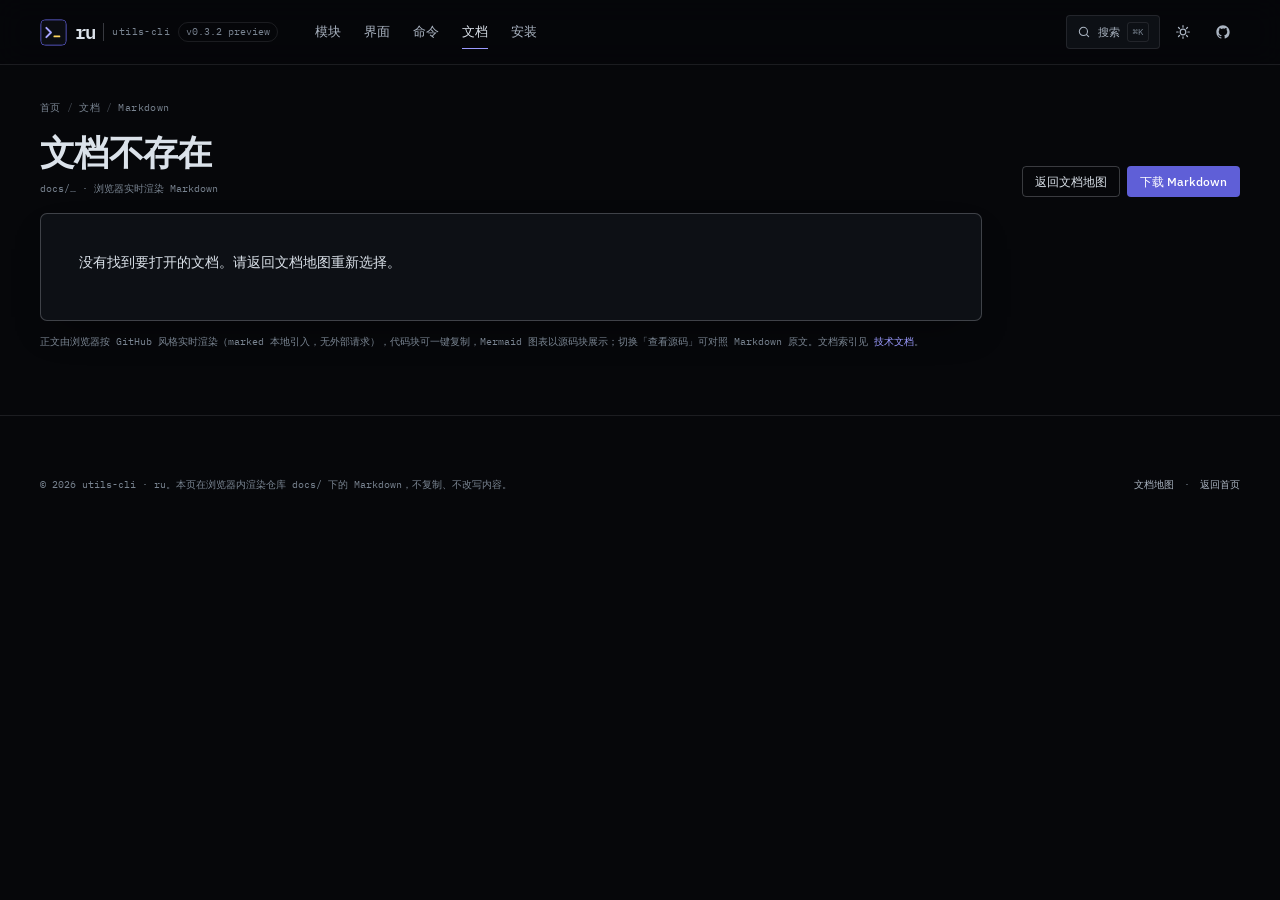
<file: doc.html>
<!DOCTYPE html>
<html lang="zh-CN" data-theme="dark">
<head>
  <meta charset="utf-8">
  <meta name="viewport" content="width=device-width, initial-scale=1">
  <title>文档阅读 · ru（utils-cli）</title>
  <meta name="robots" content="noindex">
  <meta name="theme-color" content="#06070a">
  <link rel="icon" href="assets/img/favicon.svg" type="image/svg+xml">
  <link rel="preload" href="assets/fonts/ibm-plex-sans-latin-wght-normal.woff2" as="font" type="font/woff2" crossorigin>
  <link rel="stylesheet" href="assets/css/site.css">
  <script>
    (function () {
      var root = document.documentElement;
      root.classList.add('js');
      try {
        var saved = localStorage.getItem('ru-showcase:theme');
        root.setAttribute('data-theme', saved === 'light' ? 'light' : 'dark');
      } catch (e) {
        root.setAttribute('data-theme', 'dark');
      }
    })();
  </script>
</head>
<body data-page="reader" data-docs-base="docs/">
  <a class="skip-link" href="#main">跳到主要内容</a>
  <div class="progress" id="progress" aria-hidden="true"></div>

  <header class="site-header">
    <div class="container header-inner">
      <a class="brand" href="index.html" aria-label="ru 展示站首页">
        <img class="brand__mark" src="assets/img/favicon.svg" alt="" width="27" height="27">
        <span class="brand__word">ru</span>
        <span class="brand__tag">utils-cli</span>
        <span class="brand__ver">v0.3.2 preview</span>
      </a>
      <nav class="nav" aria-label="主导航">
        <a href="index.html#modules">模块</a>
        <a href="index.html#screens">界面</a>
        <a href="index.html#cli">命令</a>
        <a class="is-active" href="docs.html" aria-current="page">文档</a>
        <a href="index.html#install">安装</a>
      </nav>
      <div class="header-actions">
        <button class="search-btn" type="button" data-open-palette aria-label="搜索站内内容">
          <svg viewBox="0 0 24 24" fill="none" stroke="currentColor" stroke-width="1.8" stroke-linecap="round" aria-hidden="true"><circle cx="11" cy="11" r="7"></circle><path d="m20 20-3.6-3.6"></path></svg>
          <span>搜索</span>
          <kbd>⌘K</kbd>
        </button>
        <button class="icon-btn" type="button" id="themeToggle" aria-label="切换深浅色" title="切换深浅色">
          <svg class="icon-sun" viewBox="0 0 24 24" fill="none" stroke="currentColor" stroke-width="1.8" stroke-linecap="round" aria-hidden="true"><circle cx="12" cy="12" r="4.2"></circle><path d="M12 2.5v2.2M12 19.3v2.2M2.5 12h2.2M19.3 12h2.2M5.2 5.2l1.6 1.6M17.2 17.2l1.6 1.6M18.8 5.2l-1.6 1.6M6.8 17.2l-1.6 1.6"></path></svg>
          <svg class="icon-moon" viewBox="0 0 24 24" fill="none" stroke="currentColor" stroke-width="1.8" stroke-linecap="round" stroke-linejoin="round" aria-hidden="true"><path d="M20.4 14.2A8.4 8.4 0 0 1 9.8 3.6 8.5 8.5 0 1 0 20.4 14.2Z"></path></svg>
        </button>
        <a class="icon-btn" href="https://github.com/adddaao/utils-cli-releases/releases" target="_blank" rel="noopener noreferrer" aria-label="GitHub Releases" title="GitHub Releases">
          <svg viewBox="0 0 24 24" fill="currentColor" aria-hidden="true"><path d="M12 2C6.48 2 2 6.58 2 12.26c0 4.5 2.87 8.32 6.84 9.67.5.1.68-.22.68-.48v-1.7c-2.78.6-3.37-1.36-3.36-1.36-.45-1.18-1.1-1.49-1.1-1.49-.9-.63.07-.62.07-.62 1 .07 1.53 1.05 1.53 1.05.88 1.54 2.3 1.1 2.86.84.09-.65.35-1.1.63-1.35-2.22-.26-4.56-1.14-4.56-5.07 0-1.12.39-2.03 1.03-2.75-.1-.26-.45-1.3.1-2.7 0 0 .84-.27 2.75 1.05A9.36 9.36 0 0 1 12 6.84c.85 0 1.7.12 2.5.34 1.9-1.32 2.74-1.05 2.74-1.05.55 1.4.2 2.44.1 2.7.64.72 1.03 1.63 1.03 2.75 0 3.94-2.34 4.8-4.57 5.06.36.32.68.93.68 1.87v2.77c0 .26.18.58.69.48A10.02 10.02 0 0 0 22 12.26C22 6.58 17.52 2 12 2Z"></path></svg>
        </a>
        <button class="icon-btn nav-toggle" type="button" id="navToggle" aria-expanded="false" aria-controls="mobilePanel" aria-label="打开菜单">
          <svg viewBox="0 0 24 24" fill="none" stroke="currentColor" stroke-width="1.8" stroke-linecap="round" aria-hidden="true"><path d="M4 7h16M4 12h16M4 17h16"></path></svg>
        </button>
      </div>
    </div>
  </header>

  <div class="mobile-panel" id="mobilePanel" aria-label="移动端菜单">
    <div class="mobile-panel__links">
      <a href="index.html">首页</a>
      <a href="index.html#modules">功能模块</a>
      <a href="index.html#screens">界面截图</a>
      <a href="index.html#cli">命令行</a>
      <a href="docs.html">技术文档</a>
      <a href="index.html#install">安装</a>
    </div>
    <div class="mobile-panel__actions">
      <a class="btn btn--sm" href="docs.html">返回文档地图</a>
      <a class="btn btn--sm btn--ghost" href="https://github.com/adddaao/utils-cli-releases/releases" target="_blank" rel="noopener noreferrer">GitHub Releases</a>
    </div>
    <p class="mobile-panel__help">快捷键：⌘K / Ctrl+K 搜索，t 切换明暗，Esc 关闭浮层。</p>
  </div>

  <main id="main">
    <div class="container reader">
      <div class="crumbs"><a href="index.html">首页</a><span class="sep">/</span><a href="docs.html">文档</a><span class="sep">/</span><span id="readerCrumb">Markdown</span></div>
      <div class="reader-head">
        <div>
          <h1 id="readerTitle">加载文档…</h1>
          <div class="reader-meta"><span id="readerPath">docs/…</span><span>·</span><span>浏览器实时渲染 Markdown</span></div>
        </div>
        <div class="reader-actions">
          <a class="btn btn--sm btn--ghost" href="docs.html">返回文档地图</a>
          <button class="btn btn--sm btn--ghost" type="button" id="readerSourceToggle" aria-pressed="false">查看源码</button>
          <a class="btn btn--sm" id="readerRaw" href="#" download>下载 Markdown</a>
        </div>
      </div>
      <div class="reader-layout">
        <nav class="reader-toc" id="readerToc" aria-label="本文目录" hidden></nav>
        <div class="reader-body">
          <article class="doc-prose" id="readerContent" tabindex="0">正在渲染文档…</article>
          <pre class="doc-source" id="readerSource" tabindex="0" hidden></pre>
        </div>
      </div>
      <p class="reader-note">正文由浏览器按 GitHub 风格实时渲染（marked 本地引入，无外部请求），代码块可一键复制，Mermaid 图表以源码块展示；切换「查看源码」可对照 Markdown 原文。文档索引见 <a href="docs.html">技术文档</a>。</p>
    </div>
  </main>

  <footer class="site-footer">
    <div class="container">
      <div class="footer-bottom">
        <span>© 2026 utils-cli · ru。本页在浏览器内渲染仓库 docs/ 下的 Markdown，不复制、不改写内容。</span>
        <span class="footer-keys"><a href="docs.html">文档地图</a><span>·</span><a href="index.html">返回首页</a></span>
      </div>
    </div>
  </footer>

  <div class="palette" id="palette" role="dialog" aria-modal="true" aria-label="搜索站内内容" hidden>
    <div class="palette-box">
      <div class="palette-input">
        <svg viewBox="0 0 24 24" fill="none" stroke="currentColor" stroke-width="1.8" stroke-linecap="round" aria-hidden="true"><circle cx="11" cy="11" r="7"></circle><path d="m20 20-3.6-3.6"></path></svg>
        <input id="paletteInput" type="text" placeholder="搜索模块、文档或界面…" autocomplete="off" spellcheck="false" aria-controls="paletteResults" aria-autocomplete="list">
        <kbd class="kbd">Esc</kbd>
      </div>
      <div class="palette-results" id="paletteResults" role="listbox" aria-label="搜索结果"></div>
      <div class="palette-foot">
        <span><kbd>↑</kbd><kbd>↓</kbd> 选择</span>
        <span><kbd>Enter</kbd> 打开</span>
        <span><kbd>Esc</kbd> 关闭</span>
        <span style="margin-left:auto">ru · 52 篇文档</span>
      </div>
    </div>
  </div>

  <div class="toast" id="toast" role="status" aria-live="polite"></div>

  <script src="assets/js/data.js"></script>
  <script src="assets/js/vendor/marked.umd.js"></script>
  <script src="assets/js/markdown.js"></script>
  <script src="assets/js/site.js"></script>
</body>
</html>
</file>
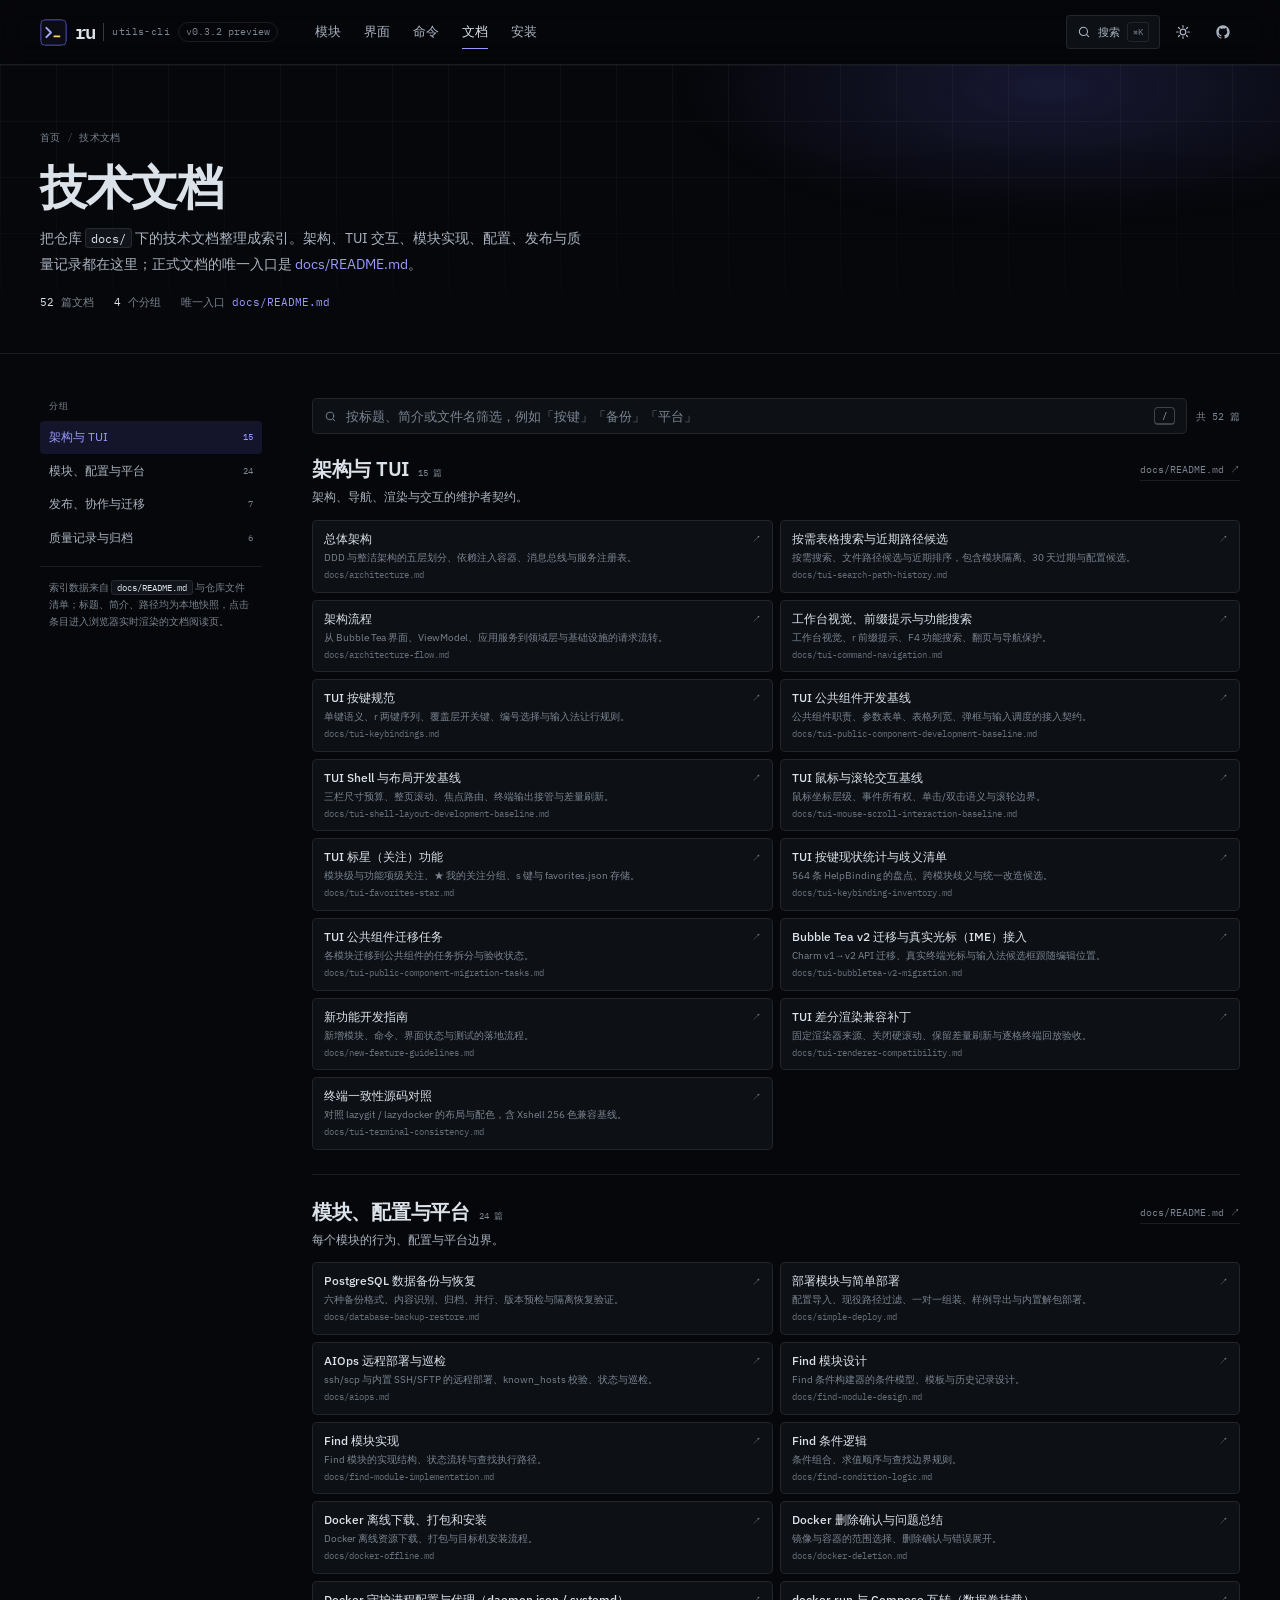
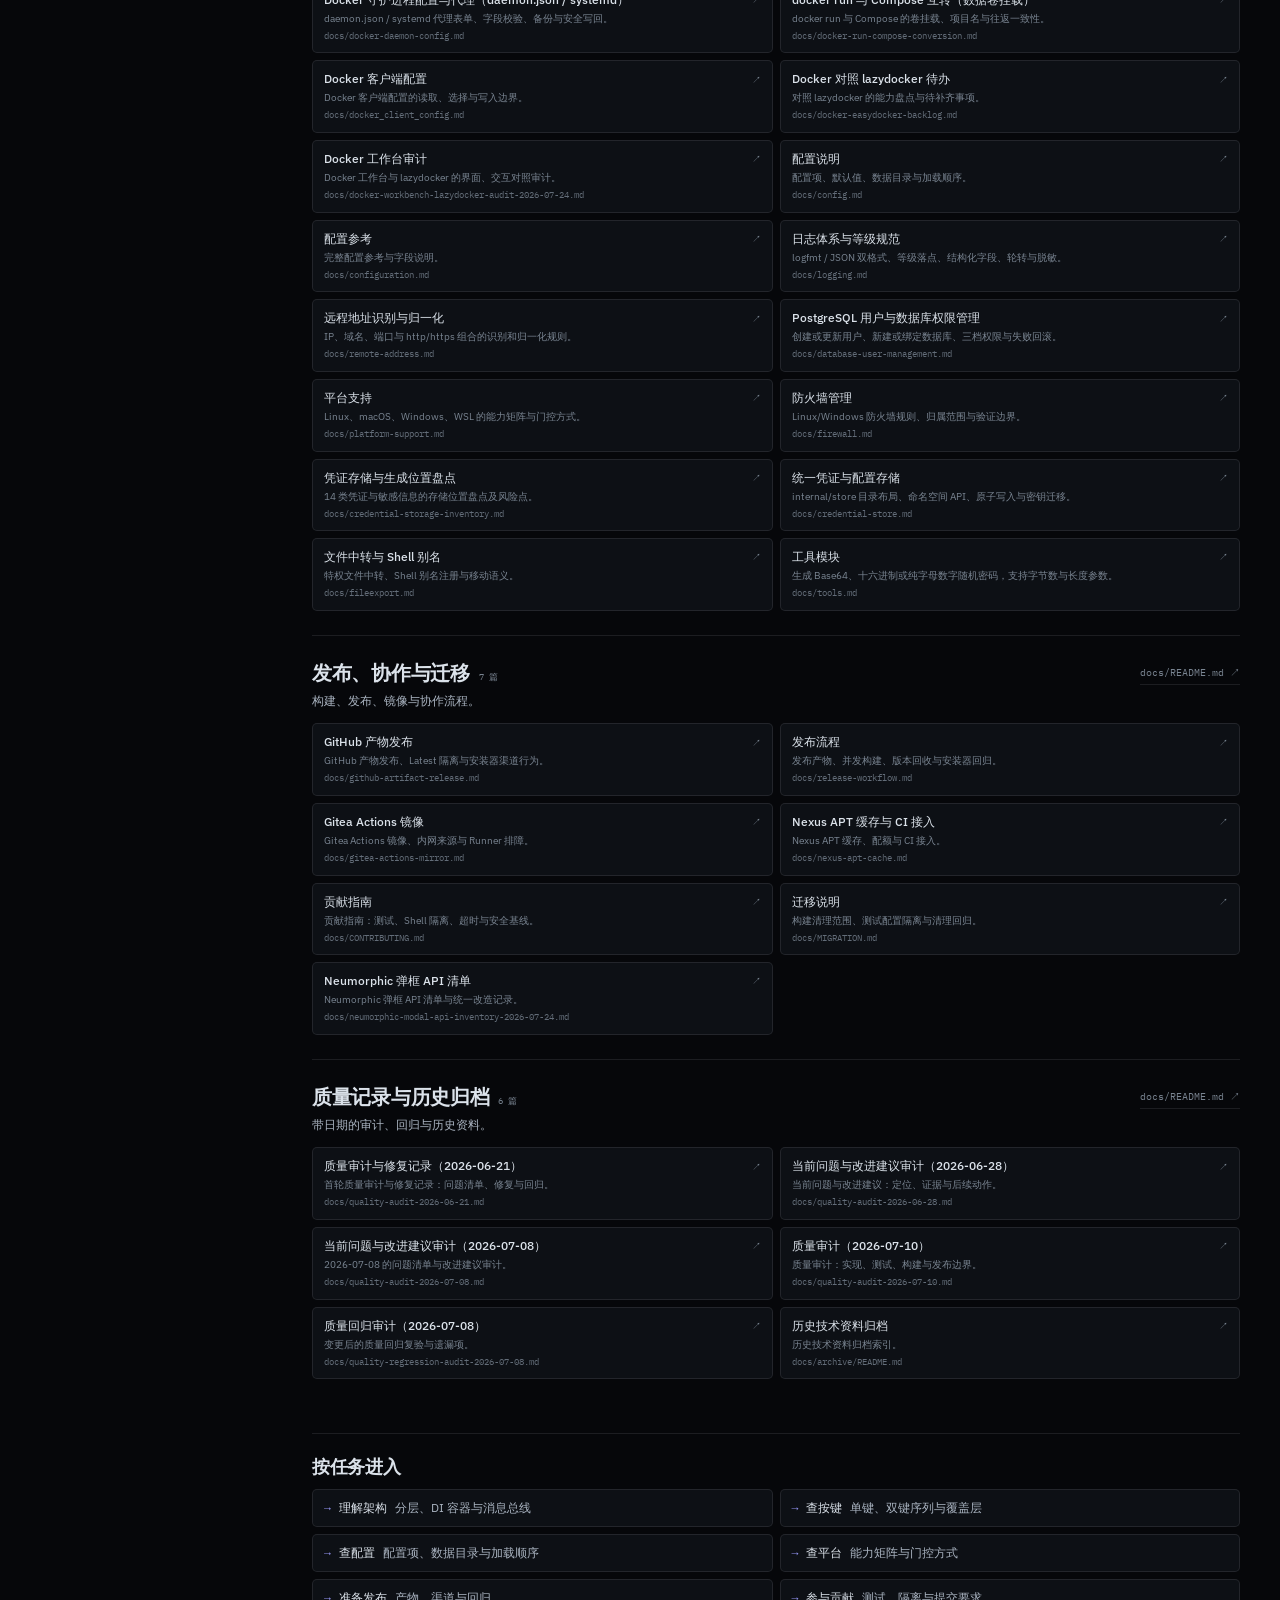
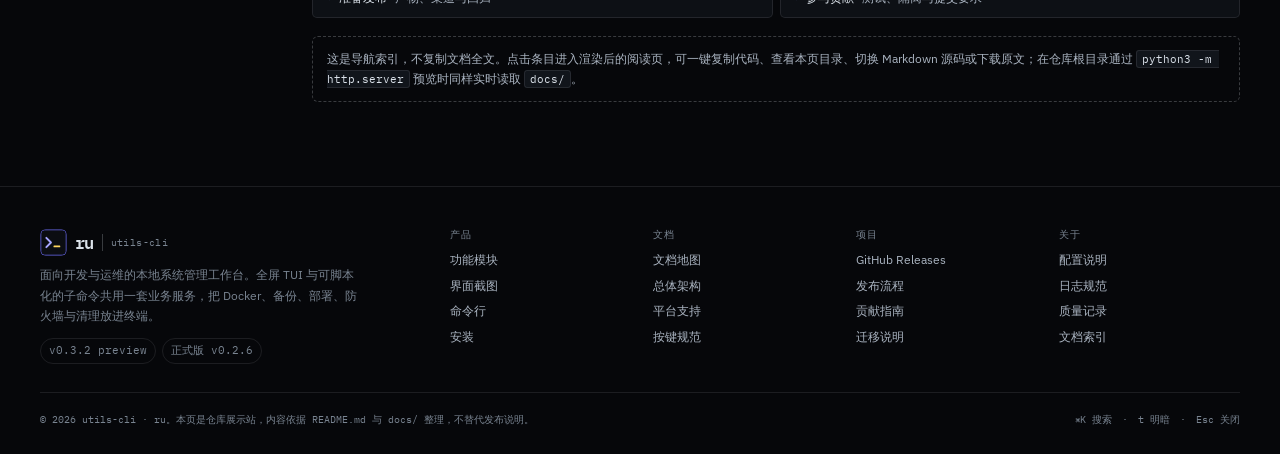
<file: docs.html>
<!DOCTYPE html>
<html lang="zh-CN" data-theme="dark">
<head>
  <meta charset="utf-8">
  <meta name="viewport" content="width=device-width, initial-scale=1">
  <title>技术文档 · ru（utils-cli）</title>
  <meta name="description" content="ru（utils-cli）的 52 篇技术文档索引：架构与 TUI、模块与平台、发布协作、质量记录。">
  <meta name="theme-color" content="#06070a">
  <meta property="og:type" content="website">
  <meta property="og:title" content="技术文档 · ru">
  <meta property="og:description" content="ru 的 52 篇技术文档索引：架构与 TUI、模块与平台、发布协作、质量记录。">
  <meta property="og:image" content="preview.jpg">
  <meta property="og:locale" content="zh_CN">
  <link rel="icon" href="assets/img/favicon.svg" type="image/svg+xml">
  <link rel="preload" href="assets/fonts/ibm-plex-sans-latin-wght-normal.woff2" as="font" type="font/woff2" crossorigin>
  <link rel="stylesheet" href="assets/css/site.css">
  <script>
    (function () {
      var root = document.documentElement;
      root.classList.add('js');
      try {
        var saved = localStorage.getItem('ru-showcase:theme');
        root.setAttribute('data-theme', saved === 'light' ? 'light' : 'dark');
      } catch (e) {
        root.setAttribute('data-theme', 'dark');
      }
    })();
  </script>
</head>
<body data-page="docs">
  <a class="skip-link" href="#main">跳到主要内容</a>
  <div class="progress" id="progress" aria-hidden="true"></div>

  <header class="site-header">
    <div class="container header-inner">
      <a class="brand" href="index.html" aria-label="ru 展示站首页">
        <img class="brand__mark" src="assets/img/favicon.svg" alt="" width="27" height="27">
        <span class="brand__word">ru</span>
        <span class="brand__tag">utils-cli</span>
        <span class="brand__ver">v0.3.2 preview</span>
      </a>
      <nav class="nav" aria-label="主导航">
        <a href="index.html#modules">模块</a>
        <a href="index.html#screens">界面</a>
        <a href="index.html#cli">命令</a>
        <a class="is-active" href="docs.html" aria-current="page">文档</a>
        <a href="index.html#install">安装</a>
      </nav>
      <div class="header-actions">
        <button class="search-btn" type="button" data-open-palette aria-label="搜索站内内容">
          <svg viewBox="0 0 24 24" fill="none" stroke="currentColor" stroke-width="1.8" stroke-linecap="round" aria-hidden="true"><circle cx="11" cy="11" r="7"></circle><path d="m20 20-3.6-3.6"></path></svg>
          <span>搜索</span>
          <kbd>⌘K</kbd>
        </button>
        <button class="icon-btn" type="button" id="themeToggle" aria-label="切换深浅色" title="切换深浅色">
          <svg class="icon-sun" viewBox="0 0 24 24" fill="none" stroke="currentColor" stroke-width="1.8" stroke-linecap="round" aria-hidden="true"><circle cx="12" cy="12" r="4.2"></circle><path d="M12 2.5v2.2M12 19.3v2.2M2.5 12h2.2M19.3 12h2.2M5.2 5.2l1.6 1.6M17.2 17.2l1.6 1.6M18.8 5.2l-1.6 1.6M6.8 17.2l-1.6 1.6"></path></svg>
          <svg class="icon-moon" viewBox="0 0 24 24" fill="none" stroke="currentColor" stroke-width="1.8" stroke-linecap="round" stroke-linejoin="round" aria-hidden="true"><path d="M20.4 14.2A8.4 8.4 0 0 1 9.8 3.6 8.5 8.5 0 1 0 20.4 14.2Z"></path></svg>
        </button>
        <a class="icon-btn" href="https://github.com/adddaao/utils-cli-releases/releases" target="_blank" rel="noopener noreferrer" aria-label="GitHub Releases" title="GitHub Releases">
          <svg viewBox="0 0 24 24" fill="currentColor" aria-hidden="true"><path d="M12 2C6.48 2 2 6.58 2 12.26c0 4.5 2.87 8.32 6.84 9.67.5.1.68-.22.68-.48v-1.7c-2.78.6-3.37-1.36-3.36-1.36-.45-1.18-1.1-1.49-1.1-1.49-.9-.63.07-.62.07-.62 1 .07 1.53 1.05 1.53 1.05.88 1.54 2.3 1.1 2.86.84.09-.65.35-1.1.63-1.35-2.22-.26-4.56-1.14-4.56-5.07 0-1.12.39-2.03 1.03-2.75-.1-.26-.45-1.3.1-2.7 0 0 .84-.27 2.75 1.05A9.36 9.36 0 0 1 12 6.84c.85 0 1.7.12 2.5.34 1.9-1.32 2.74-1.05 2.74-1.05.55 1.4.2 2.44.1 2.7.64.72 1.03 1.63 1.03 2.75 0 3.94-2.34 4.8-4.57 5.06.36.32.68.93.68 1.87v2.77c0 .26.18.58.69.48A10.02 10.02 0 0 0 22 12.26C22 6.58 17.52 2 12 2Z"></path></svg>
        </a>
        <button class="icon-btn nav-toggle" type="button" id="navToggle" aria-expanded="false" aria-controls="mobilePanel" aria-label="打开菜单">
          <svg viewBox="0 0 24 24" fill="none" stroke="currentColor" stroke-width="1.8" stroke-linecap="round" aria-hidden="true"><path d="M4 7h16M4 12h16M4 17h16"></path></svg>
        </button>
      </div>
    </div>
  </header>

  <div class="mobile-panel" id="mobilePanel" aria-label="移动端菜单">
    <div class="mobile-panel__links">
      <a href="index.html">首页</a>
      <a href="index.html#modules">功能模块</a>
      <a href="index.html#screens">界面截图</a>
      <a href="index.html#cli">命令行</a>
      <a href="docs.html">技术文档</a>
      <a href="index.html#install">安装</a>
    </div>
    <div class="mobile-panel__actions">
      <a class="btn btn--sm" href="index.html#install">立即安装</a>
      <a class="btn btn--sm btn--ghost" href="https://github.com/adddaao/utils-cli-releases/releases" target="_blank" rel="noopener noreferrer">GitHub Releases</a>
    </div>
    <p class="mobile-panel__help">快捷键：⌘K / Ctrl+K 搜索，t 切换明暗，/ 聚焦页面搜索。</p>
  </div>

  <main id="main">
    <section class="page-hero">
      <div class="container">
        <div class="crumbs"><a href="index.html">首页</a><span class="sep">/</span><span>技术文档</span></div>
        <h1>技术文档</h1>
        <p>把仓库 <code>docs/</code> 下的技术文档整理成索引。架构、TUI 交互、模块实现、配置、发布与质量记录都在这里；正式文档的唯一入口是 <a href="doc.html?file=README.md" target="_blank" rel="noopener">docs/README.md</a>。</p>
        <div class="page-stats">
          <span><b id="docsTotal">52</b> 篇文档</span>
          <span><b>4</b> 个分组</span>
          <span>唯一入口 <a href="doc.html?file=README.md" target="_blank" rel="noopener">docs/README.md</a></span>
        </div>
      </div>
    </section>

    <div class="container docs-layout">
      <aside class="docs-side" aria-label="文档分组">
        <div class="docs-side__title">分组</div>
        <nav aria-label="文档分组导航">
          <a href="#group-architecture">架构与 TUI<span>15</span></a>
          <a href="#group-modules">模块、配置与平台<span>24</span></a>
          <a href="#group-release">发布、协作与迁移<span>7</span></a>
          <a href="#group-quality">质量记录与归档<span>6</span></a>
        </nav>
        <p class="docs-side__note">索引数据来自 <code>docs/README.md</code> 与仓库文件清单；标题、简介、路径均为本地快照，点击条目进入浏览器实时渲染的文档阅读页。</p>
      </aside>

      <div class="docs-main">
        <div class="docs-toolbar">
          <label class="doc-search" for="docSearch">
            <svg viewBox="0 0 24 24" fill="none" stroke="currentColor" stroke-width="1.8" stroke-linecap="round" aria-hidden="true"><circle cx="11" cy="11" r="7"></circle><path d="m20 20-3.6-3.6"></path></svg>
            <input id="docSearch" type="search" placeholder="按标题、简介或文件名筛选，例如「按键」「备份」「平台」" autocomplete="off">
            <kbd class="kbd">/</kbd>
          </label>
          <span class="docs-count" id="docsCount">共 52 篇</span>
        </div>

        <div id="docsContent">
          <noscript><p class="muted">文档索引需要 JavaScript 渲染。请直接访问 <a href="../docs/README.md">docs/README.md</a>。</p></noscript>
        </div>
        <div class="doc-empty" id="docEmpty">没有匹配的文档，试试「架构」「备份」「发布」或文件名。</div>

        <section class="docs-quick" aria-labelledby="quickTitle">
          <h2 id="quickTitle">按任务进入</h2>
          <div class="quick-grid">
            <a class="quick-link" href="doc.html?file=architecture.md" target="_blank" rel="noopener"><b>理解架构</b>分层、DI 容器与消息总线</a>
            <a class="quick-link" href="doc.html?file=tui-keybindings.md" target="_blank" rel="noopener"><b>查按键</b>单键、双键序列与覆盖层</a>
            <a class="quick-link" href="doc.html?file=config.md" target="_blank" rel="noopener"><b>查配置</b>配置项、数据目录与加载顺序</a>
            <a class="quick-link" href="doc.html?file=platform-support.md" target="_blank" rel="noopener"><b>查平台</b>能力矩阵与门控方式</a>
            <a class="quick-link" href="doc.html?file=release-workflow.md" target="_blank" rel="noopener"><b>准备发布</b>产物、渠道与回归</a>
            <a class="quick-link" href="doc.html?file=CONTRIBUTING.md" target="_blank" rel="noopener"><b>参与贡献</b>测试、隔离与提交要求</a>
          </div>
        </section>

        <p class="docs-note">这是导航索引，不复制文档全文。点击条目进入渲染后的阅读页，可一键复制代码、查看本页目录、切换 Markdown 源码或下载原文；在仓库根目录通过 <code>python3 -m http.server</code> 预览时同样实时读取 <code>docs/</code>。</p>
      </div>
    </div>
  </main>

  <footer class="site-footer">
    <div class="container">
      <div class="footer-top">
        <div class="footer-brand">
          <a class="brand" href="index.html" aria-label="ru 展示站首页">
            <img class="brand__mark" src="assets/img/favicon.svg" alt="" width="24" height="24">
            <span class="brand__word">ru</span>
            <span class="brand__tag">utils-cli</span>
          </a>
          <p>面向开发与运维的本地系统管理工作台。全屏 TUI 与可脚本化的子命令共用一套业务服务，把 Docker、备份、部署、防火墙与清理放进终端。</p>
          <div class="hero-meta" style="margin-top:2px"><span class="chip">v0.3.2 preview</span><span class="chip">正式版 v0.2.6</span></div>
        </div>
        <div class="footer-col">
          <h4>产品</h4>
          <ul>
            <li><a href="index.html#modules">功能模块</a></li>
            <li><a href="index.html#screens">界面截图</a></li>
            <li><a href="index.html#cli">命令行</a></li>
            <li><a href="index.html#install">安装</a></li>
          </ul>
        </div>
        <div class="footer-col">
          <h4>文档</h4>
          <ul>
            <li><a href="docs.html">文档地图</a></li>
            <li><a href="doc.html?file=architecture.md" target="_blank" rel="noopener">总体架构</a></li>
            <li><a href="doc.html?file=platform-support.md" target="_blank" rel="noopener">平台支持</a></li>
            <li><a href="doc.html?file=tui-keybindings.md" target="_blank" rel="noopener">按键规范</a></li>
          </ul>
        </div>
        <div class="footer-col">
          <h4>项目</h4>
          <ul>
            <li><a href="https://github.com/adddaao/utils-cli-releases/releases" target="_blank" rel="noopener">GitHub Releases</a></li>
            <li><a href="doc.html?file=release-workflow.md" target="_blank" rel="noopener">发布流程</a></li>
            <li><a href="doc.html?file=CONTRIBUTING.md" target="_blank" rel="noopener">贡献指南</a></li>
            <li><a href="doc.html?file=MIGRATION.md" target="_blank" rel="noopener">迁移说明</a></li>
          </ul>
        </div>
        <div class="footer-col">
          <h4>关于</h4>
          <ul>
            <li><a href="doc.html?file=config.md" target="_blank" rel="noopener">配置说明</a></li>
            <li><a href="doc.html?file=logging.md" target="_blank" rel="noopener">日志规范</a></li>
            <li><a href="#group-quality">质量记录</a></li>
            <li><a href="doc.html?file=README.md" target="_blank" rel="noopener">文档索引</a></li>
          </ul>
        </div>
      </div>
      <div class="footer-bottom">
        <span>© 2026 utils-cli · ru。本页是仓库展示站，内容依据 README.md 与 docs/ 整理，不替代发布说明。</span>
        <span class="footer-keys"><span>⌘K 搜索</span><span>·</span><span>t 明暗</span><span>·</span><span>Esc 关闭</span></span>
      </div>
    </div>
  </footer>

  <div class="palette" id="palette" role="dialog" aria-modal="true" aria-label="搜索站内内容" hidden>
    <div class="palette-box">
      <div class="palette-input">
        <svg viewBox="0 0 24 24" fill="none" stroke="currentColor" stroke-width="1.8" stroke-linecap="round" aria-hidden="true"><circle cx="11" cy="11" r="7"></circle><path d="m20 20-3.6-3.6"></path></svg>
        <input id="paletteInput" type="text" placeholder="搜索模块、文档或界面…" autocomplete="off" spellcheck="false" aria-controls="paletteResults" aria-autocomplete="list">
        <kbd class="kbd">Esc</kbd>
      </div>
      <div class="palette-results" id="paletteResults" role="listbox" aria-label="搜索结果"></div>
      <div class="palette-foot">
        <span><kbd>↑</kbd><kbd>↓</kbd> 选择</span>
        <span><kbd>Enter</kbd> 打开</span>
        <span><kbd>Esc</kbd> 关闭</span>
        <span style="margin-left:auto">ru · 52 篇文档</span>
      </div>
    </div>
  </div>

  <div class="toast" id="toast" role="status" aria-live="polite"></div>

  <script src="assets/js/data.js"></script>
  <script src="assets/js/site.js"></script>
</body>
</html>
</file>
<file: assets/css/site.css>
/* ==========================================================================
   ru · utils-cli 展示站
   深色优先的终端工作台视觉；浅色模式复用同一组 token。
   ========================================================================== */

/* ---------- 本地字体 ---------- */
@font-face {
  font-family: "IBM Plex Sans";
  src: url("../fonts/ibm-plex-sans-latin-wght-normal.woff2") format("woff2-variations");
  font-weight: 100 700;
  font-style: normal;
  font-display: swap;
}
@font-face {
  font-family: "IBM Plex Sans";
  src: url("../fonts/ibm-plex-sans-latin-ext-wght-normal.woff2") format("woff2-variations");
  font-weight: 100 700;
  font-style: normal;
  font-display: swap;
  unicode-range: U+0100-02BA, U+02BD-02C5, U+02C7-02CC, U+02CE-02D7, U+02DD-02FF, U+1E00-1E9F, U+1EF2-1EFF, U+2020, U+20A0-20AB, U+20AD-20C0, U+2113, U+2C60-2C7F, U+A720-A7FF;
}
@font-face {
  font-family: "IBM Plex Mono";
  src: url("../fonts/ibm-plex-mono-latin-400-normal.woff2") format("woff2");
  font-weight: 400;
  font-style: normal;
  font-display: swap;
}
@font-face {
  font-family: "IBM Plex Mono";
  src: url("../fonts/ibm-plex-mono-latin-600-normal.woff2") format("woff2");
  font-weight: 600;
  font-style: normal;
  font-display: swap;
}

/* ---------- 基础 token ---------- */
:root {
  --font-sans: "IBM Plex Sans", -apple-system, BlinkMacSystemFont, "PingFang SC",
    "Hiragino Sans GB", "Microsoft YaHei", "Noto Sans CJK SC", "Noto Sans SC",
    "Segoe UI", sans-serif, "Apple Color Emoji", "Segoe UI Emoji";
  --font-mono: "IBM Plex Mono", ui-monospace, SFMono-Regular, "SF Mono", Menlo,
    Consolas, "PingFang SC", "Microsoft YaHei", monospace;

  --wrap: 1200px;
  --gutter: clamp(18px, 3.8vw, 38px);
  --header-h: 64px;
  --radius: 7px;
  --radius-sm: 4px;
  --radius-lg: 12px;

  --ease: cubic-bezier(0.22, 0.61, 0.36, 1);
  --dur: 180ms;

  /* 终端固定色：截图与 TUI 模拟始终使用终端配色 */
  --term-bg: #000000;
  --term-fg: #d0d0d0;
  --term-dim: #8a8a8a;
  --term-line: #585858;
  --term-line-soft: #333333;
  --term-accent: #5f5fd7;
  --term-select: #ffff00;
  --term-pink: #ff5faf;
  --term-green: #00d75f;
  --term-red: #ff0000;

  --syn-comment: #7d8794;
  --syn-keyword: #b39dff;
  --syn-string: #ffb86b;
  --syn-number: #7ec8ff;
  --syn-tag: #ffd75f;
  --syn-fn: #a6a6ff;
}

html[data-theme="dark"] {
  color-scheme: dark;
  --bg: #06070a;
  --bg-soft: #0a0c11;
  --surface: #0d1015;
  --surface-2: #11151b;
  --surface-3: #161c24;
  --text: #dbe2ea;
  --text-2: #aab4c1;
  --muted: #798491;
  --line: rgba(219, 226, 234, 0.1);
  --line-strong: rgba(219, 226, 234, 0.24);
  --accent: #9b9bff;
  --accent-2: #b9b9ff;
  --accent-deep: #5f5fd7;
  --accent-soft: rgba(95, 95, 215, 0.16);
  --accent-ink: #090a12;
  --yellow: #ffe15f;
  --yellow-soft: rgba(255, 225, 95, 0.12);
  --pink: #ff7ac8;
  --pink-soft: rgba(255, 95, 175, 0.12);
  --green: #79e3a5;
  --green-soft: rgba(0, 215, 95, 0.1);
  --red: #ff7777;
  --code-bg: #05070a;
  --code-text: #d0d6de;
  --code-head: #0e1217;
  --code-line: rgba(219, 226, 234, 0.1);
  --grid: rgba(219, 226, 234, 0.045);
  --glow: rgba(95, 95, 215, 0.2);
  --glow-2: rgba(255, 95, 175, 0.07);
  --shadow-sm: 0 1px 2px rgba(0, 0, 0, 0.4);
  --shadow-md: 0 16px 40px -20px rgba(0, 0, 0, 0.7);
  --shadow-lg: 0 36px 90px -44px rgba(95, 95, 215, 0.65);
}

html[data-theme="light"] {
  color-scheme: light;
  --bg: #f5f6f9;
  --bg-soft: #eceef3;
  --surface: #ffffff;
  --surface-2: #f7f8fb;
  --surface-3: #eceff4;
  --text: #0e141b;
  --text-2: #3d4753;
  --muted: #5b6674;
  --line: rgba(14, 20, 27, 0.12);
  --line-strong: rgba(14, 20, 27, 0.28);
  --accent: #3f3fc4;
  --accent-2: #3131a8;
  --accent-deep: #5f5fd7;
  --accent-soft: rgba(95, 95, 215, 0.1);
  --accent-ink: #ffffff;
  --yellow: #7a5c00;
  --yellow-soft: rgba(180, 132, 0, 0.1);
  --pink: #b02a75;
  --pink-soft: rgba(176, 42, 117, 0.08);
  --green: #147347;
  --green-soft: rgba(20, 115, 71, 0.08);
  --red: #bf2f2f;
  --code-bg: #0b0e13;
  --code-text: #d7dee6;
  --code-head: #121821;
  --code-line: rgba(219, 226, 234, 0.12);
  --grid: rgba(14, 20, 27, 0.05);
  --glow: rgba(95, 95, 215, 0.13);
  --glow-2: rgba(255, 95, 175, 0.05);
  --shadow-sm: 0 1px 2px rgba(14, 20, 27, 0.06);
  --shadow-md: 0 16px 40px -24px rgba(14, 20, 27, 0.22);
  --shadow-lg: 0 30px 80px -40px rgba(95, 95, 215, 0.35);
}

/* ==========================================================================
   基础排版
   ========================================================================== */
*,
*::before,
*::after {
  box-sizing: border-box;
}

html {
  scroll-behavior: smooth;
  scroll-padding-top: calc(var(--header-h) + 24px);
  -webkit-text-size-adjust: 100%;
}

body {
  margin: 0;
  background: var(--bg);
  color: var(--text);
  font-family: var(--font-sans);
  font-size: 16px;
  line-height: 1.72;
  -webkit-font-smoothing: antialiased;
  -moz-osx-font-smoothing: grayscale;
  text-rendering: optimizeLegibility;
  overflow-x: hidden;
}

::selection {
  background: var(--accent-soft);
  color: var(--text);
}

h1,
h2,
h3,
h4,
p,
ul,
ol,
figure {
  margin: 0;
}

h1,
h2,
h3,
h4 {
  font-weight: 600;
  line-height: 1.25;
  letter-spacing: -0.015em;
  color: var(--text);
}

a {
  color: var(--accent);
  text-decoration: none;
  text-underline-offset: 0.2em;
}
a:hover {
  text-decoration: underline;
  text-decoration-thickness: 1px;
}

button {
  font: inherit;
  color: inherit;
  background: none;
  border: 0;
  cursor: pointer;
}

img,
svg {
  display: block;
}
img {
  max-width: 100%;
  height: auto;
}

code,
kbd,
pre {
  font-family: var(--font-mono);
}

[hidden] {
  display: none !important;
}

.muted {
  color: var(--muted);
}

:focus-visible {
  outline: 2px solid var(--accent);
  outline-offset: 3px;
}

.container {
  width: min(var(--wrap), calc(100% - 2 * var(--gutter)));
  margin-inline: auto;
}

.sr-only {
  position: absolute;
  width: 1px;
  height: 1px;
  padding: 0;
  margin: -1px;
  overflow: hidden;
  clip: rect(0, 0, 0, 0);
  white-space: nowrap;
  border: 0;
}

.skip-link {
  position: fixed;
  top: 10px;
  left: 12px;
  z-index: 200;
  transform: translateY(-160%);
  padding: 8px 14px;
  border-radius: var(--radius-sm);
  background: var(--text);
  color: var(--bg);
  font-size: 13px;
  transition: transform var(--dur) var(--ease);
}
.skip-link:focus {
  transform: none;
  text-decoration: none;
}

:not(pre) > code {
  padding: 1px 5px;
  border: 1px solid var(--line);
  border-radius: 3px;
  background: var(--surface-2);
  color: var(--text);
  font-size: 0.88em;
  white-space: break-spaces;
}

/* ---------- 通用元素 ---------- */
.eyebrow {
  display: inline-flex;
  align-items: center;
  gap: 10px;
  font-family: var(--font-mono);
  font-size: 11px;
  letter-spacing: 0.12em;
  text-transform: uppercase;
  color: var(--muted);
  line-height: 1.4;
}
.eyebrow::before {
  content: "";
  width: 16px;
  height: 1px;
  background: var(--accent);
}
.eyebrow b {
  color: var(--accent);
  font-weight: 400;
}

.h2 {
  font-size: clamp(1.8rem, 3vw, 2.6rem);
  letter-spacing: -0.025em;
  line-height: 1.2;
  text-wrap: balance;
}

.section {
  position: relative;
  padding-block: clamp(58px, 7.4vw, 100px);
  border-top: 1px solid var(--line);
}
.section--soft {
  background: var(--bg-soft);
}

.section-head {
  display: flex;
  flex-wrap: wrap;
  align-items: flex-end;
  justify-content: space-between;
  gap: 18px 40px;
  margin-bottom: clamp(28px, 3.6vw, 46px);
}
.section-head__main {
  max-width: 680px;
}
.section-head .h2 {
  margin: 12px 0 12px;
}
.section-lead {
  color: var(--text-2);
  font-size: clamp(14.5px, 1.2vw, 16px);
  line-height: 1.85;
  max-width: 64ch;
}
.section-link {
  flex: none;
  display: inline-flex;
  align-items: center;
  gap: 7px;
  padding-bottom: 3px;
  border-bottom: 1px solid var(--line-strong);
  font-family: var(--font-mono);
  font-size: 12px;
  color: var(--text-2);
  transition: color var(--dur) var(--ease), border-color var(--dur) var(--ease);
}
.section-link::after {
  content: "→";
}
.section-link:hover {
  color: var(--accent);
  border-color: var(--accent);
  text-decoration: none;
}

.chip {
  display: inline-flex;
  align-items: center;
  gap: 6px;
  padding: 4px 9px;
  border: 1px solid var(--line);
  border-radius: 999px;
  background: var(--surface);
  font-family: var(--font-mono);
  font-size: 10.5px;
  color: var(--text-2);
  line-height: 1.5;
  white-space: nowrap;
}
.chip .dot {
  width: 5px;
  height: 5px;
  border-radius: 50%;
  background: var(--accent);
  flex: none;
}
.chip--accent {
  color: var(--accent);
  border-color: color-mix(in srgb, var(--accent) 36%, transparent);
  background: var(--accent-soft);
}
.chip--yellow {
  color: var(--yellow);
  border-color: color-mix(in srgb, var(--yellow) 32%, transparent);
  background: var(--yellow-soft);
}

.kbd {
  display: inline-flex;
  align-items: center;
  justify-content: center;
  min-width: 21px;
  height: 21px;
  padding: 0 6px;
  border: 1px solid var(--line-strong);
  border-bottom-width: 2px;
  border-radius: 4px;
  background: var(--surface);
  font-family: var(--font-mono);
  font-size: 10.5px;
  line-height: 1;
  color: var(--text-2);
}

/* ---------- 按钮 ---------- */
.btn {
  display: inline-flex;
  align-items: center;
  justify-content: center;
  gap: 8px;
  padding: 10px 18px;
  border: 1px solid transparent;
  border-radius: var(--radius-sm);
  background: var(--accent-deep);
  color: #fff;
  font-size: 13.5px;
  font-weight: 500;
  line-height: 1.3;
  text-decoration: none;
  transition: transform var(--dur) var(--ease), background var(--dur) var(--ease),
    border-color var(--dur) var(--ease), color var(--dur) var(--ease);
}
.btn:hover {
  background: #6d6de8;
  text-decoration: none;
  transform: translateY(-1px);
}
.btn:active {
  transform: none;
}
.btn svg {
  width: 14px;
  height: 14px;
  flex: none;
}
.btn--ghost {
  background: transparent;
  border-color: var(--line-strong);
  color: var(--text);
}
.btn--ghost:hover {
  background: var(--surface-2);
  border-color: var(--line-strong);
  color: var(--text);
}
.btn--sm {
  padding: 7px 12px;
  font-size: 12px;
}
.btn--invert {
  background: var(--text);
  color: var(--bg);
}
.btn--invert:hover {
  background: color-mix(in srgb, var(--text) 86%, var(--bg));
}
.btn--outline {
  background: transparent;
  border-color: color-mix(in srgb, var(--text) 26%, transparent);
  color: var(--text);
}
.btn--outline:hover {
  background: color-mix(in srgb, var(--text) 8%, transparent);
  border-color: color-mix(in srgb, var(--text) 42%, transparent);
  color: var(--text);
}

/* ==========================================================================
   顶栏
   ========================================================================== */
.site-header {
  position: sticky;
  top: 0;
  z-index: 60;
  border-bottom: 1px solid var(--line);
  background: color-mix(in srgb, var(--bg) 84%, transparent);
  backdrop-filter: blur(14px) saturate(1.15);
  -webkit-backdrop-filter: blur(14px) saturate(1.15);
}
@supports not ((backdrop-filter: blur(1px)) or (-webkit-backdrop-filter: blur(1px))) {
  .site-header {
    background: var(--bg);
  }
}
.header-inner {
  display: flex;
  align-items: center;
  gap: clamp(12px, 2vw, 26px);
  height: var(--header-h);
}
.brand {
  display: inline-flex;
  align-items: center;
  gap: 8px;
  flex: none;
  color: var(--text);
}
.brand:hover {
  text-decoration: none;
}
.brand__mark {
  width: 27px;
  height: 27px;
  border-radius: 6px;
}
.brand__word {
  font-family: var(--font-mono);
  font-size: 19px;
  font-weight: 600;
  letter-spacing: -0.04em;
  line-height: 1;
}
.brand__tag {
  padding-left: 8px;
  border-left: 1px solid var(--line-strong);
  font-family: var(--font-mono);
  font-size: 10px;
  letter-spacing: 0.04em;
  color: var(--muted);
}
.brand__ver {
  padding: 2px 7px;
  border: 1px solid var(--line);
  border-radius: 999px;
  font-family: var(--font-mono);
  font-size: 9.5px;
  color: var(--muted);
  line-height: 1.5;
}
.nav {
  display: flex;
  align-items: center;
  gap: 1px;
}
.nav a {
  position: relative;
  padding: 7px 11px;
  border-radius: 5px;
  font-size: 13px;
  color: var(--text-2);
  transition: color var(--dur) var(--ease), background var(--dur) var(--ease);
}
.nav a:hover {
  color: var(--text);
  background: var(--surface-2);
  text-decoration: none;
}
.nav a.is-active {
  color: var(--text);
}
.nav a.is-active::after {
  content: "";
  position: absolute;
  left: 11px;
  right: 11px;
  bottom: 1px;
  height: 1.5px;
  background: var(--accent);
}
.header-actions {
  display: flex;
  align-items: center;
  gap: 6px;
  margin-left: auto;
}
.search-btn {
  display: inline-flex;
  align-items: center;
  gap: 7px;
  height: 34px;
  padding: 0 10px;
  border: 1px solid var(--line);
  border-radius: var(--radius-sm);
  background: var(--surface);
  color: var(--text-2);
  font-family: var(--font-mono);
  font-size: 11px;
  transition: border-color var(--dur) var(--ease), color var(--dur) var(--ease);
}
.search-btn:hover {
  border-color: var(--line-strong);
  color: var(--text);
}
.search-btn svg {
  width: 14px;
  height: 14px;
}
.search-btn kbd {
  padding: 1px 5px;
  border: 1px solid var(--line);
  border-radius: 3px;
  font-size: 9px;
  color: var(--muted);
}
.icon-btn {
  display: inline-grid;
  place-items: center;
  width: 34px;
  height: 34px;
  border: 1px solid transparent;
  border-radius: var(--radius-sm);
  color: var(--text-2);
  transition: color var(--dur) var(--ease), background var(--dur) var(--ease),
    border-color var(--dur) var(--ease);
}
.icon-btn:hover {
  color: var(--text);
  background: var(--surface-2);
  border-color: var(--line);
}
.icon-btn svg {
  width: 16px;
  height: 16px;
}
html[data-theme="dark"] .icon-btn .icon-sun {
  display: block;
}
html[data-theme="dark"] .icon-btn .icon-moon {
  display: none;
}
html[data-theme="light"] .icon-btn .icon-sun {
  display: none;
}
html[data-theme="light"] .icon-btn .icon-moon {
  display: block;
}
.nav-toggle {
  display: none;
}

/* 移动端菜单 */
.mobile-panel {
  display: none;
  position: fixed;
  inset: var(--header-h) 0 0;
  z-index: 55;
  padding: 18px var(--gutter) 30px;
  background: var(--bg);
  overflow-y: auto;
}
.mobile-panel.is-open {
  display: block;
}
.mobile-panel__links {
  display: grid;
  gap: 1px;
}
.mobile-panel__links a {
  display: flex;
  align-items: center;
  justify-content: space-between;
  padding: 12px 8px;
  border-bottom: 1px solid var(--line);
  color: var(--text);
  font-size: 15px;
}
.mobile-panel__links a::after {
  content: "→";
  color: var(--muted);
}
.mobile-panel__actions {
  display: flex;
  flex-wrap: wrap;
  gap: 8px;
  margin-top: 20px;
}
.mobile-panel__help {
  margin-top: 22px;
  color: var(--muted);
  font-family: var(--font-mono);
  font-size: 11px;
  line-height: 1.8;
}

/* ==========================================================================
   Hero
   ========================================================================== */
.hero {
  position: relative;
  overflow: hidden;
  padding-block: clamp(44px, 6vw, 82px) clamp(26px, 3.6vw, 46px);
}
.hero::before {
  content: "";
  position: absolute;
  inset: 0;
  pointer-events: none;
  background:
    radial-gradient(44% 58% at 82% 8%, var(--glow), transparent 70%),
    radial-gradient(30% 44% at 8% 0%, var(--glow-2), transparent 72%),
    linear-gradient(var(--grid) 1px, transparent 1px) 0 0 / 64px 64px,
    linear-gradient(90deg, var(--grid) 1px, transparent 1px) 0 0 / 64px 64px;
  -webkit-mask-image: linear-gradient(to bottom, #000 0%, #000 60%, transparent 100%);
  mask-image: linear-gradient(to bottom, #000 0%, #000 60%, transparent 100%);
}
.hero > .container {
  position: relative;
  z-index: 1;
}
.hero-grid {
  display: grid;
  grid-template-columns: minmax(0, 0.94fr) minmax(0, 1.06fr);
  align-items: center;
  gap: clamp(30px, 4.6vw, 62px);
}
.hero-badge {
  display: inline-flex;
  flex-wrap: wrap;
  align-items: center;
  gap: 8px;
  padding: 4px 11px 4px 5px;
  border: 1px solid var(--line);
  border-radius: 999px;
  background: var(--surface);
  font-family: var(--font-mono);
  font-size: 10px;
  letter-spacing: 0.02em;
  color: var(--text-2);
}
.hero-badge__tag {
  display: inline-flex;
  align-items: center;
  gap: 6px;
  padding: 2px 8px;
  border-radius: 999px;
  background: var(--accent-soft);
  color: var(--accent);
  font-weight: 600;
}
.hero-badge__tag::before {
  content: "";
  width: 5px;
  height: 5px;
  border-radius: 50%;
  background: var(--accent);
  box-shadow: 0 0 0 3px color-mix(in srgb, var(--accent) 18%, transparent);
}
.hero-badge__sep {
  width: 1px;
  height: 10px;
  background: var(--line-strong);
}
.hero h1 {
  margin: 20px 0 20px;
  font-size: clamp(2.3rem, 4.5vw, 3.85rem);
  line-height: 1.12;
  letter-spacing: -0.035em;
  font-weight: 600;
  text-wrap: balance;
}
.hero h1 em {
  font-style: normal;
  color: var(--accent);
}
.hero h1 .cursor {
  display: inline-block;
  width: 0.48em;
  height: 0.92em;
  margin-left: 0.06em;
  background: #ffe15f;
  vertical-align: -0.08em;
  animation: blink 1.4s steps(1) infinite;
}
.hero-lead {
  max-width: 54ch;
  color: var(--text-2);
  font-size: clamp(14.5px, 1.25vw, 16.5px);
  line-height: 1.9;
}
.hero-lead strong {
  color: var(--text);
  font-weight: 600;
}
.hero-cta {
  display: flex;
  flex-wrap: wrap;
  gap: 9px;
  margin-top: 26px;
}
.hero-meta {
  display: flex;
  flex-wrap: wrap;
  gap: 6px;
  margin-top: 18px;
}
.hero-meta .chip {
  padding-inline: 8px;
  background: transparent;
  color: var(--muted);
}

/* ---------- TUI 模拟窗口 ---------- */
.hero-visual {
  position: relative;
  min-width: 0;
}
.tui-switch {
  display: flex;
  flex-wrap: wrap;
  gap: 5px;
  margin-bottom: 9px;
  font-family: var(--font-mono);
  font-size: 10.5px;
}
.tui-switch button {
  padding: 4px 10px;
  border: 1px solid var(--line);
  border-radius: 999px;
  background: var(--surface);
  color: var(--muted);
  transition: color var(--dur) var(--ease), border-color var(--dur) var(--ease),
    background var(--dur) var(--ease);
}
.tui-switch button:hover {
  border-color: var(--line-strong);
  color: var(--text);
}
.tui-switch button[aria-selected="true"] {
  color: var(--accent);
  border-color: color-mix(in srgb, var(--accent) 40%, transparent);
  background: var(--accent-soft);
}
.term-window {
  border: 1px solid var(--line-strong);
  border-radius: var(--radius-lg);
  background: var(--term-bg);
  overflow: hidden;
  box-shadow: var(--shadow-lg);
  color: var(--term-fg);
  font-family: var(--font-mono);
}
.term-bar {
  display: flex;
  align-items: center;
  gap: 9px;
  padding: 9px 12px;
  border-bottom: 1px solid rgba(255, 255, 255, 0.09);
  background: #0b0d10;
  font-size: 10px;
  color: var(--term-dim);
}
.win-dots {
  display: inline-flex;
  gap: 5px;
  flex: none;
}
.win-dots i {
  width: 8px;
  height: 8px;
  border-radius: 50%;
  display: block;
  background: #3a3f48;
}
.win-dots i:nth-child(1) {
  background: #d06c5f;
}
.win-dots i:nth-child(2) {
  background: #d0a85f;
}
.win-dots i:nth-child(3) {
  background: #6f9f7a;
}
.term-bar__title {
  flex: 1;
  text-align: center;
  white-space: nowrap;
  overflow: hidden;
  text-overflow: ellipsis;
}
.term-bar__meta {
  flex: none;
  color: var(--term-dim);
  font-size: 9px;
  letter-spacing: 0.06em;
}
.term-body {
  padding: 12px;
  display: flex;
  flex-direction: column;
  gap: 8px;
  font-size: 10.5px;
  line-height: 1.6;
}
.tui-grid {
  display: grid;
  grid-template-columns: 154px minmax(0, 1fr);
  gap: 8px;
  min-height: 342px;
}
.tui-panel {
  min-width: 0;
  border: 1px solid var(--term-line);
  background: #000;
  padding: 8px;
}
.tui-panel__label {
  display: flex;
  align-items: center;
  justify-content: space-between;
  gap: 8px;
  margin-bottom: 8px;
  padding-bottom: 5px;
  border-bottom: 1px solid var(--term-line-soft);
  color: var(--term-dim);
  font-size: 9.5px;
  letter-spacing: 0.04em;
}
.tui-panel__label b {
  color: var(--term-accent);
  font-weight: 400;
}
.tui-nav-list {
  display: grid;
  gap: 2px;
}
.tui-nav-item {
  display: flex;
  align-items: center;
  gap: 5px;
  padding: 3px 4px;
  border-radius: 2px;
  color: var(--term-dim);
  white-space: nowrap;
  overflow: hidden;
  text-overflow: ellipsis;
  transition: color 120ms var(--ease);
}
.tui-nav-item .idx {
  color: var(--term-line);
}
.tui-nav-item .mark {
  margin-left: auto;
  color: var(--term-accent);
  font-size: 8px;
}
.tui-nav-item.is-active {
  color: var(--term-accent);
  background: rgba(95, 95, 215, 0.14);
}
.tui-nav-item.is-active .idx {
  color: var(--term-accent);
}
.tui-nav-item.is-active::after {
  content: "◆";
  margin-left: auto;
  color: var(--term-accent);
  font-size: 8px;
}
.tui-nav-item[role="button"] {
  cursor: pointer;
}
.tui-nav-item[role="button"]:hover {
  color: var(--term-fg);
}
.tui-main {
  display: flex;
  flex-direction: column;
  min-height: 0;
}
.tui-main > [data-tui-panel] {
  display: flex;
  flex-direction: column;
  flex: 1;
  min-height: 280px;
}
.tui-crumb {
  display: flex;
  flex-wrap: wrap;
  align-items: center;
  gap: 4px;
  margin-bottom: 2px;
  color: var(--term-dim);
  font-size: 9px;
  line-height: 1.5;
}
.tui-crumb .sep {
  color: var(--term-line);
}
.tui-crumb .current {
  color: var(--term-accent);
}
.tui-focus {
  margin-left: auto;
  color: var(--term-dim);
  font-size: 8.5px;
}
.tui-title {
  color: var(--term-accent);
  font-size: 12px;
  margin-bottom: 6px;
}
.tui-subrow {
  display: flex;
  align-items: center;
  gap: 6px;
  margin-bottom: 6px;
  color: var(--term-dim);
  font-size: 9px;
  white-space: nowrap;
  overflow: hidden;
}
.tui-subrow b {
  color: var(--term-fg);
  font-weight: 400;
}
.tui-table {
  display: flex;
  flex-direction: column;
  min-height: 0;
  font-size: 9.3px;
  line-height: 1.62;
}
.tui-tr {
  display: grid;
  align-items: center;
  gap: 6px;
  padding: 2px 3px;
  white-space: nowrap;
  overflow: hidden;
}
.tui-tr > span {
  overflow: hidden;
  text-overflow: ellipsis;
}
.tui-tr--head {
  border-bottom: 1px solid var(--term-line);
  padding-bottom: 3px;
  margin-bottom: 2px;
  color: var(--term-fg);
  text-decoration: underline;
  text-underline-offset: 2px;
}
.tui-tr.is-selected {
  color: var(--term-select);
}
.tui-tr.is-selected .dim {
  color: color-mix(in srgb, var(--term-select) 72%, #000);
}
.tui-tr .dim {
  color: var(--term-dim);
}
.tui-tr .tag {
  color: var(--term-pink);
}
.tui-tr .ok {
  color: var(--term-green);
}
.tui-tr .warn {
  color: var(--term-select);
}
.tui-tr .bad {
  color: var(--term-red);
}
.tui-cols-images .tui-tr {
  grid-template-columns: 12px 18px minmax(0, 1.4fr) 46px 52px 38px;
}
.tui-cols-backup .tui-tr {
  grid-template-columns: minmax(0, 1.2fr) 58px 42px 48px 52px;
}
.tui-cols-servers .tui-tr {
  grid-template-columns: minmax(0, 1.3fr) minmax(0, 0.8fr) 48px 52px;
}
.tui-cols-doctor .tui-tr {
  grid-template-columns: minmax(0, 0.8fr) 52px minmax(0, 1.2fr);
}
.tui-cols-clean .tui-tr {
  grid-template-columns: 12px 52px minmax(0, 1.35fr) 44px 52px;
}
.tui-cols-find .tui-tr {
  grid-template-columns: 66px 48px minmax(0, 1fr);
}
.tui-cols-files .tui-tr {
  grid-template-columns: minmax(0, 1fr) 48px 46px;
}
.tui-cols-firewall .tui-tr {
  grid-template-columns: 40px 34px minmax(0, 1fr) 48px;
}
.tui-cols-export .tui-tr {
  grid-template-columns: 70px minmax(0, 1fr);
}
.tui-note-line {
  margin-top: 7px;
  color: var(--term-dim);
  font-size: 8.6px;
  line-height: 1.6;
}
.tui-empty-space {
  flex: 1;
  min-height: 18px;
}
.tui-help {
  border-top: 1px solid var(--term-line);
  padding-top: 7px;
  color: var(--term-dim);
  font-size: 9px;
  line-height: 1.9;
}
.tui-help b {
  color: var(--term-accent);
  font-weight: 400;
}
.tui-help .sep {
  margin: 0 4px;
  color: var(--term-line);
}
.tui-caption {
  margin: 7px 2px 0;
  font-family: var(--font-mono);
  font-size: 9.5px;
  color: var(--muted);
  text-align: right;
}
.float-chip {
  position: absolute;
  z-index: 2;
  display: inline-flex;
  align-items: center;
  gap: 7px;
  padding: 7px 10px;
  border: 1px solid var(--line-strong);
  border-radius: 6px;
  background: var(--surface);
  box-shadow: var(--shadow-md);
  font-family: var(--font-mono);
  font-size: 9.5px;
  color: var(--text-2);
  animation: float 8s ease-in-out infinite;
}
.float-chip b {
  color: var(--accent);
  font-weight: 400;
}
.float-chip--a {
  right: -8px;
  top: -14px;
}
.float-chip--b {
  left: -10px;
  bottom: 26px;
  animation-delay: -3s;
}
.float-chip .pulse {
  width: 5px;
  height: 5px;
  border-radius: 50%;
  background: var(--green);
  animation: pulse 2.4s var(--ease) infinite;
}

/* 数字条 */
.stats {
  display: grid;
  grid-template-columns: repeat(4, minmax(0, 1fr));
  margin-top: clamp(30px, 4vw, 50px);
  border-top: 1px solid var(--line);
}
.stat {
  padding: 20px 24px 2px;
  border-left: 1px solid var(--line);
}
.stat:first-child {
  border-left: 0;
  padding-left: 0;
}
.stat__value {
  display: flex;
  align-items: baseline;
  gap: 4px;
  font-family: var(--font-mono);
  font-size: clamp(1.6rem, 2.5vw, 2.2rem);
  font-weight: 600;
  line-height: 1.1;
  letter-spacing: -0.03em;
}
.stat__value small {
  font-size: 10.5px;
  font-weight: 400;
  color: var(--muted);
  letter-spacing: 0;
}
.stat__label {
  margin-top: 6px;
  font-family: var(--font-mono);
  font-size: 10px;
  color: var(--muted);
  letter-spacing: 0.03em;
}

/* ==========================================================================
   模块
   ========================================================================== */
.module-grid {
  display: grid;
  grid-template-columns: repeat(4, minmax(0, 1fr));
  gap: 12px;
}
.module {
  position: relative;
  display: flex;
  flex-direction: column;
  gap: 8px;
  padding: 20px;
  border: 1px solid var(--line);
  border-radius: var(--radius);
  background: var(--surface);
  transition: transform var(--dur) var(--ease), border-color var(--dur) var(--ease),
    box-shadow var(--dur) var(--ease);
  overflow: hidden;
}
.module::after {
  content: "";
  position: absolute;
  inset: auto -30% -60% auto;
  width: 180px;
  height: 180px;
  border-radius: 50%;
  background: radial-gradient(closest-side, var(--accent-soft), transparent 72%);
  opacity: 0;
  transition: opacity var(--dur) var(--ease);
  pointer-events: none;
}
.module:hover {
  transform: translateY(-2px);
  border-color: color-mix(in srgb, var(--accent) 36%, var(--line));
  box-shadow: var(--shadow-md);
}
.module:hover::after {
  opacity: 1;
}
.module__top {
  display: flex;
  align-items: center;
  justify-content: space-between;
  gap: 10px;
}
.module__index {
  font-family: var(--font-mono);
  font-size: 10px;
  color: var(--muted);
  letter-spacing: 0.08em;
}
.module__icon {
  width: 19px;
  height: 19px;
  color: var(--accent);
}
.module h3 {
  font-size: 15.5px;
  line-height: 1.4;
}
.module p {
  color: var(--text-2);
  font-size: 12.5px;
  line-height: 1.72;
}
.module__foot {
  display: flex;
  align-items: center;
  gap: 6px;
  margin-top: auto;
  padding-top: 8px;
  color: var(--muted);
  font-family: var(--font-mono);
  font-size: 9.5px;
  letter-spacing: 0.04em;
}
.module__foot .dot {
  width: 4px;
  height: 4px;
  border-radius: 50%;
  background: var(--accent);
}

/* ==========================================================================
   能力
   ========================================================================== */
.bento {
  display: grid;
  grid-template-columns: repeat(12, minmax(0, 1fr));
  gap: 12px;
}
.cap {
  display: flex;
  flex-direction: column;
  gap: 9px;
  min-height: 200px;
  padding: 22px;
  border: 1px solid var(--line);
  border-radius: var(--radius-lg);
  background: var(--surface);
  overflow: hidden;
}
.cap--6 {
  grid-column: span 6;
}
.cap--4 {
  grid-column: span 4;
}
.cap--12 {
  grid-column: span 12;
}
.cap__top {
  display: flex;
  align-items: center;
  justify-content: space-between;
  gap: 10px;
}
.cap__index {
  font-family: var(--font-mono);
  font-size: 9.5px;
  color: var(--muted);
  letter-spacing: 0.1em;
}
.cap__icon {
  width: 18px;
  height: 18px;
  color: var(--accent);
}
.cap h3 {
  font-size: 16px;
  line-height: 1.45;
}
.cap p {
  color: var(--text-2);
  font-size: 12.5px;
  line-height: 1.75;
  max-width: 58ch;
}
.cap__visual {
  margin-top: auto;
  padding-top: 12px;
}
.pane-mini {
  display: grid;
  grid-template-columns: 70px minmax(0, 1fr);
  gap: 6px;
  padding: 9px;
  border: 1px solid var(--term-line);
  background: var(--term-bg);
  font-family: var(--font-mono);
  font-size: 8.5px;
  color: var(--term-dim);
  border-radius: 3px;
}
.pane-mini .pane {
  border: 1px solid var(--term-line);
  padding: 5px;
}
.pane-mini .pane:first-child {
  color: var(--term-accent);
}
.pane-mini .pane div {
  overflow: hidden;
  white-space: nowrap;
  text-overflow: ellipsis;
}
.pane-mini .pane .hl {
  color: var(--term-select);
}
.split-mini {
  display: flex;
  align-items: center;
  gap: 6px;
  flex-wrap: wrap;
  font-family: var(--font-mono);
  font-size: 9.5px;
  color: var(--muted);
}
.split-mini .arrow {
  color: var(--accent);
}
.key-inline {
  display: inline-flex;
  align-items: center;
  gap: 4px;
  padding: 1px 5px;
  border: 1px solid var(--line-strong);
  border-radius: 3px;
  font-family: var(--font-mono);
  font-size: 10px;
  color: var(--text);
  background: var(--surface-2);
}
.file-tree {
  border: 1px solid var(--code-line);
  border-radius: 4px;
  background: var(--code-bg);
  padding: 9px 11px;
  font-family: var(--font-mono);
  font-size: 9.5px;
  line-height: 1.85;
  color: var(--code-text);
}
.file-tree span {
  color: var(--syn-comment);
}
.file-tree b {
  color: var(--syn-tag);
  font-weight: 400;
}
.plat-chips {
  display: flex;
  flex-wrap: wrap;
  gap: 5px;
}
.plat-chips span {
  padding: 3px 7px;
  border: 1px solid var(--line);
  border-radius: 3px;
  background: var(--surface-2);
  font-family: var(--font-mono);
  font-size: 9.5px;
  color: var(--text-2);
}
.test-lines {
  display: grid;
  gap: 3px;
  padding: 10px 12px;
  border: 1px solid var(--code-line);
  border-radius: 4px;
  background: var(--code-bg);
  font-family: var(--font-mono);
  font-size: 9.5px;
  line-height: 1.8;
  color: var(--code-text);
}
.test-lines .ok {
  color: var(--term-green);
}
.test-lines .warn {
  color: var(--term-select);
}

/* ==========================================================================
   界面截图
   ========================================================================== */
.shots {
  display: grid;
  grid-template-columns: repeat(2, minmax(0, 1fr));
  gap: 12px;
}
.shot:first-child {
  grid-column: 1 / -1;
}
.shot:first-child .shot__frame {
  aspect-ratio: 2.25 / 1;
}
.shot {
  display: flex;
  flex-direction: column;
  padding: 0;
  border: 1px solid var(--line);
  border-radius: var(--radius-lg);
  background: var(--surface);
  overflow: hidden;
  text-align: left;
  transition: transform var(--dur) var(--ease), border-color var(--dur) var(--ease),
    box-shadow var(--dur) var(--ease);
}
.shot:hover {
  transform: translateY(-2px);
  border-color: color-mix(in srgb, var(--accent) 36%, var(--line));
  box-shadow: var(--shadow-md);
}
.shot__frame {
  position: relative;
  display: block;
  aspect-ratio: 16 / 10;
  background: #000;
  overflow: hidden;
}
.shot__frame img {
  width: 100%;
  height: 100%;
  object-fit: contain;
  object-position: center;
  opacity: 0.96;
  transition: transform 600ms var(--ease), opacity var(--dur) var(--ease);
}
.shot:hover .shot__frame img {
  transform: scale(1.015);
  opacity: 1;
}
.shot__zoom {
  position: absolute;
  right: 8px;
  top: 8px;
  display: inline-flex;
  align-items: center;
  gap: 4px;
  padding: 3px 7px;
  border: 1px solid rgba(255, 255, 255, 0.16);
  border-radius: 3px;
  background: rgba(0, 0, 0, 0.6);
  color: #d0d0d0;
  font-family: var(--font-mono);
  font-size: 8.5px;
  opacity: 0;
  transition: opacity var(--dur) var(--ease);
}
.shot:hover .shot__zoom {
  opacity: 1;
}
.shot__meta {
  display: flex;
  flex-direction: column;
  gap: 3px;
  padding: 13px 15px 15px;
  border-top: 1px solid var(--line);
}
.shot__meta b {
  font-size: 12.5px;
  font-weight: 500;
  color: var(--text);
}
.shot__meta small {
  font-family: var(--font-mono);
  font-size: 9.5px;
  color: var(--muted);
  line-height: 1.6;
}
.shots-note {
  margin-top: 14px;
  font-family: var(--font-mono);
  font-size: 10px;
  color: var(--muted);
  line-height: 1.8;
}

/* ==========================================================================
   CLI
   ========================================================================== */
.cli-layout {
  display: grid;
  grid-template-columns: minmax(0, 1.35fr) minmax(0, 0.65fr);
  gap: clamp(22px, 3.6vw, 44px);
  align-items: start;
}
.cli-tabs {
  display: flex;
  flex-wrap: wrap;
  gap: 5px;
  margin-bottom: 8px;
}
.cli-tab {
  padding: 4px 10px;
  border: 1px solid var(--line);
  border-radius: 999px;
  background: var(--surface);
  color: var(--muted);
  font-family: var(--font-mono);
  font-size: 10.5px;
  transition: color var(--dur) var(--ease), border-color var(--dur) var(--ease),
    background var(--dur) var(--ease);
}
.cli-tab:hover {
  color: var(--text);
  border-color: var(--line-strong);
}
.cli-tab[aria-selected="true"] {
  color: var(--accent);
  border-color: color-mix(in srgb, var(--accent) 40%, transparent);
  background: var(--accent-soft);
}
.cli-term .term-body {
  gap: 0;
  padding: 15px 16px;
  font-size: 11px;
  line-height: 1.95;
  overflow-x: auto;
  min-height: 258px;
}
.cli-code {
  margin: 0;
  font-family: var(--font-mono);
  white-space: pre;
  color: var(--term-fg);
}
.cli-code .prompt {
  color: var(--term-accent);
  user-select: none;
}
.cli-code .cmd {
  color: var(--term-fg);
}
.cli-code .flag {
  color: var(--term-select);
}
.cli-code .comment {
  color: var(--term-dim);
}
.cli-code .out {
  color: var(--term-dim);
}
.copy-code {
  display: inline-flex;
  align-items: center;
  gap: 5px;
  padding: 3px 8px;
  border: 1px solid rgba(255, 255, 255, 0.14);
  border-radius: 3px;
  color: rgba(255, 255, 255, 0.58);
  font-family: var(--font-mono);
  font-size: 9px;
  transition: color var(--dur) var(--ease), border-color var(--dur) var(--ease);
}
.copy-code:hover {
  color: #fff;
  border-color: rgba(255, 255, 255, 0.3);
}
.cli-notes {
  display: flex;
  flex-direction: column;
  gap: 10px;
}
.note {
  padding: 15px 16px;
  border: 1px solid var(--line);
  border-radius: var(--radius);
  background: var(--surface);
}
.note__label {
  font-family: var(--font-mono);
  font-size: 9px;
  letter-spacing: 0.12em;
  text-transform: uppercase;
  color: var(--muted);
  margin-bottom: 5px;
}
.note h3 {
  font-size: 14px;
  margin-bottom: 4px;
}
.note p {
  color: var(--text-2);
  font-size: 12px;
  line-height: 1.75;
}
.note kbd {
  vertical-align: 1px;
}
.note--accent {
  border-color: color-mix(in srgb, var(--accent) 30%, var(--line));
  background: var(--accent-soft);
}

/* ==========================================================================
   安装
   ========================================================================== */
.install-grid {
  display: grid;
  grid-template-columns: minmax(0, 1.15fr) minmax(0, 0.85fr);
  gap: clamp(24px, 4vw, 50px);
  align-items: start;
}
.install-tabs {
  display: flex;
  gap: 5px;
  margin-bottom: 8px;
}
.install-tab {
  padding: 4px 10px;
  border: 1px solid var(--line);
  border-radius: 999px;
  background: var(--surface);
  color: var(--muted);
  font-family: var(--font-mono);
  font-size: 10.5px;
}
.install-tab[aria-selected="true"] {
  color: var(--accent);
  border-color: color-mix(in srgb, var(--accent) 40%, transparent);
  background: var(--accent-soft);
}
.install-term .term-body {
  padding: 15px 16px;
  font-size: 10.5px;
  line-height: 1.9;
  min-height: 160px;
}
.install-command {
  margin: 0;
  white-space: pre-wrap;
  word-break: break-all;
  color: var(--term-fg);
}
.install-command .prompt {
  color: var(--term-accent);
  user-select: none;
}
.install-command .dim {
  color: var(--term-dim);
}
.install-note {
  margin-top: 10px;
  padding-left: 11px;
  border-left: 2px solid var(--line-strong);
  color: var(--muted);
  font-size: 11.5px;
  line-height: 1.8;
}
.install-side {
  display: flex;
  flex-direction: column;
  gap: 12px;
}
.checklist {
  list-style: none;
  margin: 0;
  padding: 0;
  counter-reset: step;
  display: grid;
  gap: 10px;
}
.checklist li {
  position: relative;
  padding: 1px 0 0 32px;
  counter-increment: step;
  color: var(--text-2);
  font-size: 12.5px;
  line-height: 1.7;
}
.checklist li::before {
  content: counter(step, decimal-leading-zero);
  position: absolute;
  left: 0;
  top: 1px;
  display: grid;
  place-items: center;
  width: 22px;
  height: 22px;
  border: 1px solid var(--line-strong);
  border-radius: 50%;
  font-family: var(--font-mono);
  font-size: 9px;
  color: var(--accent);
}
.checklist b {
  color: var(--text);
  font-weight: 500;
}
.checklist code {
  font-size: 11px;
}
.req-chips {
  display: flex;
  flex-wrap: wrap;
  gap: 5px;
}
.req-chips .chip {
  font-size: 9.5px;
}
.callout {
  display: flex;
  gap: 10px;
  padding: 11px 13px;
  border: 1px solid var(--line);
  border-left: 2px solid var(--accent);
  border-radius: var(--radius-sm);
  background: var(--accent-soft);
  color: var(--text-2);
  font-size: 11.5px;
  line-height: 1.75;
}
.callout svg {
  flex: none;
  width: 14px;
  height: 14px;
  margin-top: 2px;
  color: var(--accent);
}
.callout code {
  font-size: 10.5px;
}

/* ==========================================================================
   平台矩阵
   ========================================================================== */
.matrix-wrap {
  border: 1px solid var(--line);
  border-radius: var(--radius);
  background: var(--surface);
  overflow-x: auto;
}
.matrix {
  width: 100%;
  border-collapse: collapse;
  min-width: 620px;
  font-size: 12px;
}
.matrix th,
.matrix td {
  padding: 10px 14px;
  border-bottom: 1px solid var(--line);
  text-align: left;
}
.matrix tr:last-child td {
  border-bottom: 0;
}
.matrix thead th {
  background: var(--surface-2);
  font-family: var(--font-mono);
  font-size: 9.5px;
  font-weight: 400;
  letter-spacing: 0.08em;
  color: var(--muted);
  white-space: nowrap;
}
.matrix tbody th {
  font-weight: 500;
  color: var(--text);
  white-space: nowrap;
}
.matrix td {
  text-align: center;
  font-family: var(--font-mono);
  color: var(--text-2);
  white-space: nowrap;
}
.matrix td:first-child {
  text-align: left;
  font-family: var(--font-sans);
}
.matrix .yes {
  color: var(--green);
}
.matrix .no {
  color: var(--muted);
}
.matrix .part {
  color: var(--yellow);
  font-size: 10px;
}
.matrix-note {
  margin-top: 12px;
  font-size: 11px;
  line-height: 1.8;
  color: var(--muted);
}
.build-chips {
  display: flex;
  flex-wrap: wrap;
  gap: 5px;
  margin-top: 14px;
}
.build-chips span {
  padding: 3px 8px;
  border: 1px solid var(--line);
  border-radius: 3px;
  background: var(--surface);
  font-family: var(--font-mono);
  font-size: 9.5px;
  color: var(--text-2);
}

/* ==========================================================================
   文档卡片
   ========================================================================== */
.doc-card-grid {
  display: grid;
  grid-template-columns: repeat(4, minmax(0, 1fr));
  gap: 12px;
}
.doc-card {
  display: flex;
  flex-direction: column;
  gap: 7px;
  padding: 19px;
  border: 1px solid var(--line);
  border-radius: var(--radius);
  background: var(--surface);
  transition: transform var(--dur) var(--ease), border-color var(--dur) var(--ease),
    box-shadow var(--dur) var(--ease);
}
.doc-card:hover {
  transform: translateY(-2px);
  border-color: color-mix(in srgb, var(--accent) 36%, var(--line));
  box-shadow: var(--shadow-md);
  text-decoration: none;
}
.doc-card__top {
  display: flex;
  align-items: baseline;
  justify-content: space-between;
  gap: 8px;
}
.doc-card h3 {
  font-size: 14.5px;
}
.doc-card__count {
  font-family: var(--font-mono);
  font-size: 9px;
  color: var(--muted);
  white-space: nowrap;
}
.doc-card p {
  color: var(--text-2);
  font-size: 11.5px;
  line-height: 1.7;
}
.doc-card__link {
  margin-top: auto;
  padding-top: 6px;
  font-family: var(--font-mono);
  font-size: 9.5px;
  color: var(--muted);
}
.doc-card__link::after {
  content: " →";
  color: var(--accent);
}
.docs-foot {
  display: flex;
  flex-wrap: wrap;
  align-items: center;
  justify-content: space-between;
  gap: 12px;
  margin-top: 18px;
  padding-top: 18px;
  border-top: 1px solid var(--line);
  font-family: var(--font-mono);
  font-size: 10.5px;
  color: var(--muted);
}

/* ==========================================================================
   CTA
   ========================================================================== */
.cta {
  position: relative;
  overflow: hidden;
  padding-block: clamp(52px, 7vw, 84px);
  border-top: 1px solid var(--line);
  background:
    radial-gradient(70% 90% at 88% 30%, var(--accent-soft), transparent 70%),
    var(--bg-soft);
}
.cta::before {
  content: "ru";
  position: absolute;
  right: -0.05em;
  bottom: -0.42em;
  font-family: var(--font-mono);
  font-size: clamp(12rem, 30vw, 26rem);
  font-weight: 600;
  line-height: 1;
  letter-spacing: -0.08em;
  color: transparent;
  -webkit-text-stroke: 1px var(--line-strong);
  pointer-events: none;
  user-select: none;
}
.cta__inner {
  position: relative;
  display: grid;
  grid-template-columns: minmax(0, 1fr) auto;
  align-items: end;
  gap: 26px 40px;
}
.cta h2 {
  font-size: clamp(1.7rem, 3.2vw, 2.7rem);
  line-height: 1.2;
  letter-spacing: -0.025em;
  max-width: 20ch;
  text-wrap: balance;
}
.cta p {
  margin-top: 10px;
  max-width: 54ch;
  color: var(--text-2);
  font-size: 13px;
  line-height: 1.8;
}
.cta__actions {
  display: flex;
  flex-wrap: wrap;
  gap: 9px;
  padding-bottom: 3px;
}
.cta__cmd {
  margin-top: 18px;
  display: inline-flex;
  align-items: center;
  gap: 10px;
  max-width: 100%;
  padding: 8px 11px;
  border: 1px solid var(--line-strong);
  border-radius: var(--radius-sm);
  background: var(--code-bg);
}
.cta__cmd code {
  font-family: var(--font-mono);
  font-size: 10.5px;
  color: var(--code-text);
  white-space: nowrap;
  overflow: hidden;
  text-overflow: ellipsis;
}
.cta__cmd .copy-code {
  flex: none;
}

/* ==========================================================================
   页脚
   ========================================================================== */
.site-footer {
  padding-block: 42px 26px;
  border-top: 1px solid var(--line);
  background: var(--bg);
  font-size: 12px;
}
.footer-top {
  display: grid;
  grid-template-columns: minmax(0, 1.5fr) repeat(4, minmax(0, 0.7fr));
  gap: 22px;
  padding-bottom: 28px;
  border-bottom: 1px solid var(--line);
}
.footer-brand {
  display: flex;
  flex-direction: column;
  gap: 9px;
  max-width: 320px;
}
.footer-brand .brand__word {
  font-size: 17px;
}
.footer-brand p {
  color: var(--muted);
  font-size: 11.5px;
  line-height: 1.8;
}
.footer-col h4 {
  margin-bottom: 9px;
  font-family: var(--font-mono);
  font-size: 9.5px;
  font-weight: 400;
  letter-spacing: 0.12em;
  text-transform: uppercase;
  color: var(--muted);
}
.footer-col ul {
  list-style: none;
  margin: 0;
  padding: 0;
  display: grid;
  gap: 5px;
}
.footer-col a {
  color: var(--text-2);
  font-size: 11.5px;
}
.footer-col a:hover {
  color: var(--accent);
}
.footer-bottom {
  display: flex;
  flex-wrap: wrap;
  align-items: center;
  justify-content: space-between;
  gap: 8px 24px;
  padding-top: 18px;
  color: var(--muted);
  font-family: var(--font-mono);
  font-size: 10px;
  line-height: 1.7;
}
.footer-bottom a {
  color: var(--text-2);
}
.footer-keys {
  display: inline-flex;
  flex-wrap: wrap;
  gap: 4px 10px;
}

/* ==========================================================================
   命令面板
   ========================================================================== */
.palette {
  position: fixed;
  inset: 0;
  z-index: 120;
  display: grid;
  place-items: start center;
  padding: clamp(54px, 9vh, 110px) 16px 16px;
  background: color-mix(in srgb, var(--bg) 58%, transparent);
  backdrop-filter: blur(6px);
  -webkit-backdrop-filter: blur(6px);
  opacity: 0;
  visibility: hidden;
  transition: opacity 140ms var(--ease), visibility 140ms;
}
.palette.is-open {
  opacity: 1;
  visibility: visible;
}
.palette-box {
  width: min(620px, 100%);
  max-height: min(560px, calc(100vh - 130px));
  display: flex;
  flex-direction: column;
  border: 1px solid var(--line-strong);
  border-radius: 10px;
  background: var(--surface);
  box-shadow: var(--shadow-lg);
  overflow: hidden;
  transform: translateY(-8px) scale(0.99);
  transition: transform 160ms var(--ease);
}
.palette.is-open .palette-box {
  transform: none;
}
.palette-input {
  display: flex;
  align-items: center;
  gap: 9px;
  padding: 13px 14px;
  border-bottom: 1px solid var(--line);
}
.palette-input svg {
  width: 15px;
  height: 15px;
  color: var(--accent);
  flex: none;
}
.palette-input input {
  flex: 1;
  min-width: 0;
  border: 0;
  background: transparent;
  color: var(--text);
  font-family: var(--font-sans);
  font-size: 14px;
  outline: none;
}
.palette-input input::placeholder {
  color: var(--muted);
}
.palette-results {
  overflow-y: auto;
  padding: 6px;
  overscroll-behavior: contain;
}
.palette-group-label {
  padding: 7px 8px 3px;
  font-family: var(--font-mono);
  font-size: 8.5px;
  letter-spacing: 0.12em;
  text-transform: uppercase;
  color: var(--muted);
}
.palette-item {
  display: flex;
  align-items: center;
  gap: 9px;
  width: 100%;
  padding: 7px 8px;
  border-radius: 5px;
  color: var(--text);
}
.palette-item[aria-selected="true"],
.palette-item:hover {
  background: var(--accent-soft);
  text-decoration: none;
}
.palette-item__kind {
  flex: none;
  display: inline-grid;
  place-items: center;
  width: 24px;
  height: 24px;
  border: 1px solid var(--line);
  border-radius: 4px;
  background: var(--surface);
  font-family: var(--font-mono);
  font-size: 8px;
  color: var(--accent);
}
.palette-item__main {
  display: flex;
  flex-direction: column;
  gap: 1px;
  flex: 1;
  min-width: 0;
}
.palette-item__title {
  display: block;
  font-size: 12.5px;
  line-height: 1.5;
  white-space: nowrap;
  overflow: hidden;
  text-overflow: ellipsis;
}
.palette-item__title mark {
  background: transparent;
  color: var(--accent);
  font-weight: 600;
}
.palette-item__desc {
  display: block;
  font-size: 10px;
  line-height: 1.5;
  color: var(--muted);
  white-space: nowrap;
  overflow: hidden;
  text-overflow: ellipsis;
}
.palette-item__enter {
  flex: none;
  color: var(--muted);
  font-family: var(--font-mono);
  font-size: 9px;
  opacity: 0;
}
.palette-item[aria-selected="true"] .palette-item__enter {
  opacity: 1;
}
.palette-empty {
  padding: 24px 12px;
  text-align: center;
  color: var(--muted);
  font-size: 12px;
}
.palette-foot {
  display: flex;
  flex-wrap: wrap;
  align-items: center;
  gap: 8px 13px;
  padding: 7px 12px;
  border-top: 1px solid var(--line);
  background: var(--surface-2);
  font-family: var(--font-mono);
  font-size: 9px;
  color: var(--muted);
}
.palette-foot span {
  display: inline-flex;
  align-items: center;
  gap: 4px;
}
.palette-foot kbd {
  padding: 1px 4px;
  border: 1px solid var(--line);
  border-radius: 2px;
  color: var(--text-2);
  font-size: 8.5px;
}

/* ==========================================================================
   截图查看器 / 提示
   ========================================================================== */
.lightbox {
  width: min(1400px, calc(100vw - 32px));
  max-height: calc(100vh - 32px);
  padding: 0;
  border: 1px solid var(--line-strong);
  border-radius: 10px;
  background: #000;
  color: #d0d0d0;
  box-shadow: 0 40px 120px rgba(0, 0, 0, 0.7);
}
.lightbox::backdrop {
  background: rgba(3, 5, 8, 0.78);
  backdrop-filter: blur(4px);
}
.lightbox__bar {
  display: flex;
  align-items: center;
  justify-content: space-between;
  gap: 12px;
  padding: 9px 13px;
  border-bottom: 1px solid rgba(255, 255, 255, 0.1);
  font-family: var(--font-mono);
  font-size: 10px;
  color: #8a8a8a;
}
.lightbox__bar b {
  color: #d0d0d0;
  font-weight: 400;
}
.lightbox__close {
  padding: 2px 7px;
  border: 1px solid rgba(255, 255, 255, 0.16);
  border-radius: 3px;
  color: #d0d0d0;
  font-family: var(--font-mono);
  font-size: 9px;
}
.lightbox__close:hover {
  border-color: rgba(255, 255, 255, 0.4);
}
.lightbox img {
  display: block;
  width: 100%;
  max-height: calc(100vh - 110px);
  object-fit: contain;
  background: #000;
}
.lightbox__caption {
  padding: 9px 13px;
  border-top: 1px solid rgba(255, 255, 255, 0.1);
  font-size: 11px;
  color: #8a8a8a;
  line-height: 1.6;
}

.toast {
  position: fixed;
  left: 50%;
  bottom: 24px;
  z-index: 150;
  transform: translate(-50%, 12px);
  padding: 8px 14px;
  border: 1px solid var(--line-strong);
  border-radius: 5px;
  background: var(--text);
  color: var(--bg);
  font-family: var(--font-mono);
  font-size: 10.5px;
  opacity: 0;
  visibility: hidden;
  pointer-events: none;
  transition: opacity 160ms var(--ease), transform 160ms var(--ease),
    visibility 160ms;
  box-shadow: var(--shadow-md);
}
.toast.is-visible {
  opacity: 1;
  visibility: visible;
  transform: translate(-50%, 0);
}

.progress {
  position: fixed;
  top: 0;
  left: 0;
  z-index: 80;
  width: 100%;
  height: 2px;
  background: var(--accent);
  transform: scaleX(0);
  transform-origin: 0 50%;
  pointer-events: none;
}

/* ---------- 动效 ---------- */
@keyframes blink {
  0%,
  49% {
    opacity: 1;
  }
  50%,
  100% {
    opacity: 0;
  }
}
@keyframes float {
  0%,
  100% {
    transform: translateY(0);
  }
  50% {
    transform: translateY(-5px);
  }
}
@keyframes pulse {
  0% {
    box-shadow: 0 0 0 0 rgba(0, 215, 95, 0.35);
  }
  70% {
    box-shadow: 0 0 0 5px rgba(0, 215, 95, 0);
  }
  100% {
    box-shadow: 0 0 0 0 rgba(0, 215, 95, 0);
  }
}
.js .reveal {
  opacity: 0;
  transform: translateY(14px);
  transition: opacity 600ms var(--ease), transform 600ms var(--ease);
}
.js .reveal.is-visible {
  opacity: 1;
  transform: none;
}
.js .reveal[data-delay="1"] {
  transition-delay: 70ms;
}
.js .reveal[data-delay="2"] {
  transition-delay: 140ms;
}
.js .reveal[data-delay="3"] {
  transition-delay: 210ms;
}

/* ==========================================================================
   文档页
   ========================================================================== */
.page-hero {
  position: relative;
  padding-block: clamp(38px, 5vw, 66px) clamp(26px, 3.4vw, 42px);
  border-bottom: 1px solid var(--line);
  overflow: hidden;
}
.page-hero::before {
  content: "";
  position: absolute;
  inset: 0;
  background:
    radial-gradient(42% 70% at 82% 8%, var(--glow), transparent 70%),
    linear-gradient(var(--grid) 1px, transparent 1px) 0 0 / 56px 56px,
    linear-gradient(90deg, var(--grid) 1px, transparent 1px) 0 0 / 56px 56px;
  -webkit-mask-image: linear-gradient(to bottom, #000 26%, transparent 100%);
  mask-image: linear-gradient(to bottom, #000 26%, transparent 100%);
  pointer-events: none;
}
.page-hero > .container {
  position: relative;
}
.crumbs {
  display: flex;
  flex-wrap: wrap;
  align-items: center;
  gap: 6px;
  font-family: var(--font-mono);
  font-size: 10px;
  letter-spacing: 0.04em;
  color: var(--muted);
}
.crumbs a {
  color: var(--muted);
}
.crumbs a:hover {
  color: var(--accent);
}
.crumbs .sep {
  opacity: 0.5;
}
.page-hero h1 {
  margin: 13px 0 12px;
  font-size: clamp(2rem, 3.7vw, 3rem);
  line-height: 1.15;
  letter-spacing: -0.03em;
}
.page-hero p {
  max-width: 68ch;
  color: var(--text-2);
  font-size: 14px;
  line-height: 1.85;
}
.page-stats {
  display: flex;
  flex-wrap: wrap;
  gap: 7px 20px;
  margin-top: 16px;
  font-family: var(--font-mono);
  font-size: 10.5px;
  color: var(--muted);
}
.page-stats b {
  color: var(--text);
  font-weight: 500;
}
.page-stats a {
  color: var(--accent);
}

.docs-layout {
  display: grid;
  grid-template-columns: 224px minmax(0, 1fr);
  gap: clamp(26px, 3.8vw, 48px);
  align-items: start;
  padding-block: clamp(26px, 3.6vw, 44px) clamp(54px, 6.6vw, 84px);
}
.docs-side {
  position: sticky;
  top: calc(var(--header-h) + 20px);
  max-height: calc(100vh - var(--header-h) - 40px);
  overflow-y: auto;
  padding-right: 2px;
  scrollbar-width: thin;
}
.docs-side__title {
  padding-left: 9px;
  margin-bottom: 7px;
  font-family: var(--font-mono);
  font-size: 9px;
  letter-spacing: 0.12em;
  text-transform: uppercase;
  color: var(--muted);
}
.docs-side nav {
  display: grid;
  gap: 1px;
}
.docs-side a {
  display: flex;
  align-items: center;
  justify-content: space-between;
  gap: 8px;
  padding: 6px 9px;
  border-radius: 4px;
  color: var(--text-2);
  font-size: 12px;
}
.docs-side a span {
  font-family: var(--font-mono);
  font-size: 8.5px;
  color: var(--muted);
}
.docs-side a:hover {
  background: var(--surface-2);
  color: var(--text);
  text-decoration: none;
}
.docs-side a.is-active {
  background: var(--accent-soft);
  color: var(--accent);
}
.docs-side a.is-active span {
  color: var(--accent);
}
.docs-side__note {
  margin-top: 12px;
  padding: 12px 9px 0;
  border-top: 1px solid var(--line);
  color: var(--muted);
  font-size: 10px;
  line-height: 1.7;
}
.docs-main {
  min-width: 0;
}
.docs-toolbar {
  display: flex;
  flex-wrap: wrap;
  align-items: center;
  gap: 9px;
  margin-bottom: 22px;
}
.doc-search {
  display: flex;
  align-items: center;
  gap: 7px;
  flex: 1;
  min-width: 220px;
  padding: 8px 11px;
  border: 1px solid var(--line);
  border-radius: 5px;
  background: var(--surface);
  cursor: text;
  transition: border-color var(--dur) var(--ease);
}
.doc-search:focus-within {
  border-color: var(--accent);
}
.doc-search svg {
  width: 13px;
  height: 13px;
  color: var(--muted);
  flex: none;
}
.doc-search input {
  flex: 1;
  min-width: 0;
  border: 0;
  background: transparent;
  color: var(--text);
  font-family: var(--font-sans);
  font-size: 12.5px;
  outline: none;
}
.doc-search input::placeholder {
  color: var(--muted);
}
.doc-search .kbd {
  flex: none;
  height: 18px;
  font-size: 8.5px;
}
.docs-count {
  font-family: var(--font-mono);
  font-size: 10px;
  color: var(--muted);
  white-space: nowrap;
}
.doc-section {
  padding-block: 24px;
  border-top: 1px solid var(--line);
}
.doc-section:first-of-type {
  padding-top: 0;
  border-top: 0;
}
.doc-section__head {
  display: flex;
  flex-wrap: wrap;
  align-items: flex-end;
  justify-content: space-between;
  gap: 8px 18px;
  margin-bottom: 6px;
}
.doc-section__title {
  display: flex;
  align-items: baseline;
  gap: 9px;
}
.doc-section__title h2 {
  font-size: 20px;
  letter-spacing: -0.015em;
}
.doc-section__title span {
  font-family: var(--font-mono);
  font-size: 9px;
  color: var(--muted);
}
.doc-section__desc {
  max-width: 64ch;
  margin-bottom: 13px;
  color: var(--text-2);
  font-size: 11.5px;
  line-height: 1.7;
}
.doc-section__official {
  padding-bottom: 2px;
  border-bottom: 1px solid var(--line);
  font-family: var(--font-mono);
  font-size: 9.5px;
  color: var(--muted);
}
.doc-section__official:hover {
  color: var(--accent);
  border-color: var(--accent);
  text-decoration: none;
}
.doc-cards {
  display: grid;
  grid-template-columns: 1fr 1fr;
  gap: 7px;
}
.doc-link {
  display: flex;
  flex-direction: column;
  gap: 2px;
  min-width: 0;
  padding: 9px 11px;
  border: 1px solid var(--line);
  border-radius: 5px;
  background: var(--surface);
  color: var(--text);
  transition: border-color var(--dur) var(--ease), background var(--dur) var(--ease);
}
.doc-link:hover {
  text-decoration: none;
  border-color: color-mix(in srgb, var(--accent) 40%, var(--line));
  background: var(--accent-soft);
}
.doc-link__title {
  display: flex;
  align-items: center;
  gap: 6px;
  font-size: 12px;
  font-weight: 500;
  line-height: 1.5;
}
.doc-link__title::after {
  content: "↗";
  margin-left: auto;
  color: var(--muted);
  font-family: var(--font-mono);
  font-size: 9px;
  flex: none;
}
.doc-link:hover .doc-link__title::after {
  color: var(--accent);
}
.doc-link__desc {
  display: -webkit-box;
  -webkit-line-clamp: 1;
  -webkit-box-orient: vertical;
  overflow: hidden;
  color: var(--muted);
  font-size: 10px;
  line-height: 1.6;
}
.doc-link__path {
  font-family: var(--font-mono);
  font-size: 8.5px;
  color: var(--muted);
  opacity: 0.8;
  white-space: nowrap;
  overflow: hidden;
  text-overflow: ellipsis;
}
.doc-hidden {
  display: none !important;
}
.doc-empty {
  display: none;
  padding: 30px 18px;
  border: 1px dashed var(--line-strong);
  border-radius: 6px;
  text-align: center;
  color: var(--muted);
  font-size: 12px;
}
.doc-empty.is-visible {
  display: block;
}
.docs-quick {
  margin-top: 30px;
  padding-top: 22px;
  border-top: 1px solid var(--line);
}
.docs-quick h2 {
  font-size: 18px;
  margin-bottom: 10px;
}
.quick-grid {
  display: grid;
  grid-template-columns: repeat(2, minmax(0, 1fr));
  gap: 7px;
}
.quick-link {
  display: flex;
  align-items: center;
  gap: 8px;
  padding: 9px 11px;
  border: 1px solid var(--line);
  border-radius: 5px;
  background: var(--surface);
  color: var(--text-2);
  font-size: 11.5px;
  line-height: 1.6;
}
.quick-link:hover {
  border-color: color-mix(in srgb, var(--accent) 40%, var(--line));
  color: var(--text);
  text-decoration: none;
}
.quick-link::before {
  content: "→";
  color: var(--accent);
  font-family: var(--font-mono);
}
.quick-link b {
  color: var(--text);
  font-weight: 500;
  white-space: nowrap;
}
.docs-note {
  margin-top: 18px;
  padding: 12px 14px;
  border: 1px dashed var(--line-strong);
  border-radius: 6px;
  color: var(--text-2);
  font-size: 11.5px;
  line-height: 1.75;
}
.docs-note code {
  font-size: 10.5px;
}

/* ==========================================================================
   文档阅读器
   ========================================================================== */
.reader {
  padding-block: clamp(22px, 3vw, 34px) clamp(44px, 5vw, 64px);
}
.reader-head {
  display: flex;
  flex-wrap: wrap;
  align-items: flex-end;
  justify-content: space-between;
  gap: 14px 24px;
  margin: 14px 0 16px;
}
.reader-head h1 {
  font-size: clamp(1.55rem, 2.8vw, 2.2rem);
  line-height: 1.25;
  letter-spacing: -0.02em;
}
.reader-meta {
  display: flex;
  flex-wrap: wrap;
  gap: 6px;
  margin-top: 6px;
  font-family: var(--font-mono);
  font-size: 10px;
  color: var(--muted);
}
.reader-actions {
  display: flex;
  flex-wrap: wrap;
  gap: 7px;
}

/* 正文 + 本页目录 */
.reader-layout {
  display: grid;
  grid-template-columns: minmax(0, 1fr) 236px;
  align-items: start;
  gap: 22px;
}
.reader-body {
  grid-column: 1;
  grid-row: 1;
  min-width: 0;
  border: 1px solid var(--line-strong);
  border-radius: var(--radius);
  background: var(--surface);
  overflow: hidden;
  box-shadow: var(--shadow-md);
}
.reader-toc {
  grid-column: 2;
  grid-row: 1;
  position: sticky;
  top: calc(var(--header-h) + 18px);
  max-height: calc(100vh - var(--header-h) - 40px);
  overflow: auto;
  padding: 13px 12px 11px;
  border: 1px solid var(--line);
  border-radius: var(--radius);
  background: var(--surface);
}
.reader-toc[hidden] {
  display: none;
}
.reader-toc__title {
  margin: 0 0 8px;
  padding-left: 8px;
  font-family: var(--font-mono);
  font-size: 9.5px;
  letter-spacing: 0.16em;
  text-transform: uppercase;
  color: var(--muted);
}
.reader-toc__list {
  display: flex;
  flex-direction: column;
  gap: 1px;
  margin: 0;
  padding: 0;
  list-style: none;
}
.reader-toc__item a {
  display: block;
  padding: 4px 8px;
  border-left: 2px solid transparent;
  border-radius: 0 var(--radius-sm) var(--radius-sm) 0;
  color: var(--text-2);
  font-size: 11.5px;
  line-height: 1.55;
  text-decoration: none;
}
.reader-toc__item--h3 a {
  padding-left: 20px;
  font-size: 11px;
  color: var(--muted);
}
.reader-toc__item a:hover {
  color: var(--text);
  background: var(--surface-2);
}
.reader-toc__item a.is-active {
  color: var(--accent);
  border-left-color: var(--accent);
  background: var(--accent-soft);
}

/* 渲染后的正文 */
.doc-prose {
  padding: clamp(20px, 3.2vw, 36px) clamp(18px, 3vw, 40px) clamp(26px, 3.6vw, 44px);
  color: var(--text);
  font-size: 14px;
  line-height: 1.85;
  overflow-wrap: break-word;
}
.doc-prose > :first-child {
  margin-top: 0;
}
.doc-prose > :last-child {
  margin-bottom: 0;
}
/* 文档自带的 H1 与页头标题重复，正文里不再重复展示 */
.doc-prose > h1:first-of-type {
  display: none;
}
.doc-prose h1,
.doc-prose h2,
.doc-prose h3,
.doc-prose h4,
.doc-prose h5,
.doc-prose h6 {
  position: relative;
  color: var(--text);
  font-weight: 600;
  line-height: 1.35;
  letter-spacing: -0.01em;
  scroll-margin-top: calc(var(--header-h) + 20px);
}
.doc-prose h1 {
  margin: 0 0 0.7em;
  font-size: 1.65rem;
}
.doc-prose h2 {
  margin: 2em 0 0.7em;
  padding-top: 1em;
  border-top: 1px solid var(--line);
  font-size: 1.3rem;
}
.doc-prose h2:first-of-type {
  margin-top: 0;
  padding-top: 0;
  border-top: 0;
}
.doc-prose h3 {
  margin: 1.7em 0 0.55em;
  font-size: 1.1rem;
}
.doc-prose h4 {
  margin: 1.5em 0 0.5em;
  font-size: 1rem;
  color: var(--text-2);
}
.doc-prose h5,
.doc-prose h6 {
  margin: 1.3em 0 0.45em;
  font-size: 0.95rem;
  color: var(--text-2);
}
.doc-anchor {
  margin-left: 0.3em;
  color: var(--muted);
  font-weight: 400;
  text-decoration: none;
  opacity: 0;
  transition: opacity var(--dur) var(--ease);
}
.doc-prose h2:hover .doc-anchor,
.doc-prose h3:hover .doc-anchor,
.doc-prose h4:hover .doc-anchor {
  opacity: 1;
}
.doc-anchor:hover {
  color: var(--accent);
}
.doc-prose p {
  margin: 0.85em 0;
}
.doc-prose a {
  color: var(--accent);
  text-decoration: underline;
  text-decoration-thickness: 1px;
  text-underline-offset: 2px;
}
.doc-prose a:hover {
  color: var(--accent-2);
}
.doc-prose strong {
  font-weight: 600;
}
.doc-prose ul,
.doc-prose ol {
  margin: 0.8em 0;
  padding-left: 1.6em;
}
.doc-prose li {
  margin: 0.32em 0;
}
.doc-prose li > p {
  margin: 0.35em 0;
}
.doc-prose ul ul,
.doc-prose ul ol,
.doc-prose ol ul,
.doc-prose ol ol {
  margin: 0.35em 0;
}
.doc-prose li:has(> input[type="checkbox"]) {
  margin-left: -1.35em;
  list-style: none;
}
.doc-prose input[type="checkbox"] {
  margin: 0 0.5em 0 0;
  vertical-align: -1px;
  accent-color: var(--accent);
}
.doc-prose code {
  padding: 0.12em 0.4em;
  border: 1px solid var(--line);
  border-radius: var(--radius-sm);
  background: var(--surface-3);
  color: var(--text);
  font-family: var(--font-mono);
  font-size: 0.86em;
  overflow-wrap: anywhere;
}
.doc-prose blockquote {
  margin: 1.1em 0;
  padding: 0.55em 1em;
  border-left: 3px solid var(--accent);
  border-radius: 0 var(--radius-sm) var(--radius-sm) 0;
  background: var(--surface-2);
  color: var(--text-2);
}
.doc-prose blockquote p {
  margin: 0.3em 0;
}
.doc-prose hr {
  margin: 2.1em 0;
  border: 0;
  border-top: 1px solid var(--line-strong);
}
.doc-prose img {
  max-width: 100%;
  height: auto;
  border: 1px solid var(--line);
  border-radius: var(--radius);
}
.doc-prose .doc-literal {
  color: var(--text-2);
  font-family: var(--font-mono);
  font-size: 0.86em;
}

/* 表格：横向滚动 + 单元格内换行 */
.doc-prose .doc-table-wrap {
  margin: 1.15em 0;
  border: 1px solid var(--line-strong);
  border-radius: var(--radius);
  background: var(--surface-2);
  overflow-x: auto;
}
.doc-prose table {
  width: 100%;
  border-collapse: collapse;
  font-size: 12.5px;
  line-height: 1.7;
}
.doc-prose th,
.doc-prose td {
  padding: 7px 10px;
  border-right: 1px solid var(--line);
  border-bottom: 1px solid var(--line);
  text-align: left;
  vertical-align: top;
  overflow-wrap: anywhere;
}
.doc-prose th:last-child,
.doc-prose td:last-child {
  border-right: 0;
}
.doc-prose tbody tr:last-child td {
  border-bottom: 0;
}
.doc-prose thead th {
  background: var(--surface-3);
  color: var(--text);
  font-weight: 600;
  white-space: nowrap;
}
.doc-prose tbody tr:nth-child(even) {
  background: var(--surface);
}
.doc-prose td[align="right"],
.doc-prose th[align="right"] {
  text-align: right;
}
.doc-prose td[align="center"],
.doc-prose th[align="center"] {
  text-align: center;
}
.doc-prose .doc-table-wrap code {
  white-space: nowrap;
}

/* 代码块：语言标签 + 复制 + 横向滚动 */
.doc-prose .doc-code {
  margin: 1.15em 0;
  border: 1px solid var(--line);
  border-radius: var(--radius);
  background: var(--code-bg);
  overflow: hidden;
}
.doc-code__head {
  display: flex;
  align-items: center;
  justify-content: space-between;
  gap: 10px;
  padding: 6px 10px;
  border-bottom: 1px solid var(--code-line);
  background: var(--code-head);
}
.doc-code__lang {
  color: var(--muted);
  font-family: var(--font-mono);
  font-size: 9.5px;
  letter-spacing: 0.1em;
  text-transform: uppercase;
}
.doc-code__lang--plain {
  letter-spacing: 0;
  text-transform: none;
}
.doc-code__copy {
  padding: 2px 8px;
  border: 1px solid var(--line-strong);
  border-radius: var(--radius-sm);
  background: transparent;
  color: var(--text-2);
  font-family: var(--font-mono);
  font-size: 10px;
  cursor: pointer;
  transition: color var(--dur) var(--ease), border-color var(--dur) var(--ease);
}
.doc-code__copy:hover {
  color: var(--accent);
  border-color: var(--accent);
}
.doc-prose .doc-code pre {
  margin: 0;
  padding: 12px 14px;
  max-height: none;
  overflow-x: auto;
  background: transparent;
  color: var(--code-text);
  font-family: var(--font-mono);
  font-size: 12.5px;
  line-height: 1.75;
  white-space: pre;
  tab-size: 2;
}
.doc-prose .doc-code code {
  padding: 0;
  border: 0;
  background: transparent;
  color: inherit;
  font-size: inherit;
  white-space: inherit;
  overflow-wrap: normal;
}

/* 含制表符的框图：统一使用带制表符的等宽字体，ASCII 与边框同宽 */
.doc-prose .doc-code--grid pre {
  font-family: Menlo, Monaco, "DejaVu Sans Mono", "Liberation Mono", monospace;
}

/* 制表符固定为一格，避免字体步进差异让边框逐行漂移 */
.doc-prose .doc-code .doc-cell--grid {
  display: inline-block;
  width: 1ch;
  font-size: inherit;
  line-height: inherit;
  text-align: center;
  white-space: pre;
  vertical-align: baseline;
}

/* ASCII 图里的中文按终端习惯占两格，保证框图边框对齐 */
.doc-prose .doc-code .doc-cell--wide {
  display: inline-block;
  width: 2ch;
  font-size: inherit;
  line-height: inherit;
  text-align: center;
  white-space: pre;
  vertical-align: baseline;
}

/* Markdown 源码视图 */
.reader-body > pre {
  margin: 0;
  padding: clamp(14px, 2.2vw, 22px);
  max-height: calc(100vh - 260px);
  overflow: auto;
  background: var(--code-bg);
  color: var(--code-text);
  font-family: var(--font-mono);
  font-size: 12px;
  line-height: 1.85;
  white-space: pre-wrap;
  word-break: break-word;
  tab-size: 2;
}
.reader-body > pre[hidden] {
  display: none;
}

.reader-note {
  margin-top: 12px;
  color: var(--muted);
  font-family: var(--font-mono);
  font-size: 10px;
  line-height: 1.8;
}
.reader-note a {
  color: var(--accent);
}

/* ==========================================================================
   响应式
   ========================================================================== */
@media (max-width: 1120px) {
  .hero-grid {
    grid-template-columns: minmax(0, 1fr) minmax(0, 1.02fr);
    gap: 30px;
  }
  .hero h1 {
    font-size: clamp(2.2rem, 4.1vw, 3.2rem);
  }
  .module-grid {
    grid-template-columns: repeat(3, minmax(0, 1fr));
  }
  .footer-top {
    grid-template-columns: minmax(0, 1.4fr) repeat(2, minmax(0, 0.8fr));
    row-gap: 24px;
  }
  .footer-brand {
    grid-column: 1 / -1;
    max-width: 460px;
  }
  /* 窄屏把本页目录折到正文上方，不再固定悬浮 */
  .reader-layout {
    grid-template-columns: minmax(0, 1fr);
    gap: 14px;
  }
  .reader-body {
    grid-column: 1;
    grid-row: 2;
  }
  .reader-toc {
    grid-column: 1;
    grid-row: 1;
    position: static;
    max-height: 220px;
  }
}

@media (max-width: 1000px) {
  :root {
    --header-h: 58px;
  }
  .nav {
    display: none;
  }
  .nav-toggle {
    display: inline-grid;
  }
  .brand__tag,
  .brand__ver {
    display: none;
  }
  .appearance-only {
    display: none;
  }
  .hero-grid {
    grid-template-columns: minmax(0, 1fr);
  }
  .hero-visual {
    max-width: 660px;
    width: 100%;
    margin: 8px auto 0;
  }
  .hero h1 {
    font-size: clamp(2.25rem, 6.6vw, 3.4rem);
  }
  .float-chip--a {
    right: 4px;
  }
  .float-chip--b {
    left: 4px;
  }
  .cap--6,
  .cap--4 {
    grid-column: span 12;
  }
  .module-grid {
    grid-template-columns: repeat(2, minmax(0, 1fr));
  }
  .shots {
    grid-template-columns: repeat(2, minmax(0, 1fr));
  }
  .cli-layout,
  .install-grid {
    grid-template-columns: minmax(0, 1fr);
  }
  .doc-card-grid {
    grid-template-columns: repeat(2, minmax(0, 1fr));
  }
  .docs-layout {
    grid-template-columns: minmax(0, 1fr);
  }
  .docs-side {
    position: static;
    max-height: none;
    display: flex;
    gap: 5px;
    overflow-x: auto;
    padding-bottom: 7px;
    border-bottom: 1px solid var(--line);
  }
  .docs-side__title,
  .docs-side__note {
    display: none;
  }
  .docs-side nav {
    display: flex;
    gap: 4px;
  }
  .docs-side a {
    white-space: nowrap;
    padding: 5px 9px;
    border: 1px solid var(--line);
    background: var(--surface);
  }
  .docs-side a span {
    display: none;
  }
}

@media (max-width: 760px) {
  body {
    font-size: 15px;
  }
  .search-btn span,
  .search-btn kbd {
    display: none;
  }
  .search-btn {
    width: 34px;
    justify-content: center;
    padding: 0;
  }
  .hero {
    padding-block: 32px 22px;
  }
  .hero h1 {
    font-size: clamp(2rem, 8.8vw, 2.8rem);
    letter-spacing: -0.03em;
  }
  .hero-lead {
    font-size: 14px;
  }
  .hero-cta .btn {
    flex: 1;
    min-width: 130px;
  }
  .stats {
    grid-template-columns: repeat(2, minmax(0, 1fr));
    row-gap: 16px;
  }
  .stat {
    padding: 16px 0 0;
    border-left: 0;
  }
  .stat:nth-child(2n) {
    padding-left: 18px;
    border-left: 1px solid var(--line);
  }
  .stat:nth-child(n + 3) {
    padding-top: 16px;
    border-top: 1px solid var(--line);
  }
  .tui-grid {
    grid-template-columns: minmax(0, 1fr);
    min-height: 0;
  }
  .tui-nav {
    display: none;
  }
  .tui-tr {
    font-size: 9px;
  }
  .term-body {
    font-size: 9.5px;
  }
  .float-chip {
    display: none;
  }
  .section {
    padding-block: 48px;
  }
  .section-head {
    margin-bottom: 24px;
  }
  .module-grid {
    grid-template-columns: minmax(0, 1fr);
    gap: 8px;
  }
  .module {
    padding: 17px;
  }
  .shots {
    grid-template-columns: minmax(0, 1fr);
  }
  .shot:first-child {
    grid-column: auto;
  }
  .shot__frame,
  .shot:first-child .shot__frame {
    aspect-ratio: 16 / 10;
  }
  .doc-card-grid {
    grid-template-columns: minmax(0, 1fr);
  }
  .doc-cards,
  .quick-grid {
    grid-template-columns: minmax(0, 1fr);
  }
  .cta__inner {
    grid-template-columns: minmax(0, 1fr);
    align-items: start;
  }
  .cta::before {
    font-size: 13rem;
  }
  .footer-top {
    grid-template-columns: 1fr 1fr;
  }
  .footer-brand {
    grid-column: 1 / -1;
  }
  .footer-bottom {
    flex-direction: column;
    align-items: flex-start;
  }
  .doc-search .kbd {
    display: none;
  }
  .matrix th,
  .matrix td {
    padding: 8px 10px;
    font-size: 11px;
  }
  .hero-meta .chip {
    font-size: 9.5px;
  }
  .tui-switch {
    gap: 4px;
  }
  .tui-switch button {
    padding: 3px 8px;
    font-size: 9.5px;
  }
}

@media (max-width: 480px) {
  .brand__mark {
    width: 25px;
    height: 25px;
  }
  .hero-badge {
    font-size: 9px;
  }
  .hero-cta {
    flex-direction: column;
    align-items: stretch;
  }
  .hero-cta .btn {
    flex: 0 0 auto;
    width: 100%;
    min-width: 0;
  }
  .term-window {
    border-radius: 8px;
  }
  .term-body {
    padding: 9px;
  }
  .tui-tr {
    gap: 4px;
  }
  .tui-cols-images .tui-tr > span:nth-child(1),
  .tui-cols-images .tui-tr > span:nth-child(2) {
    display: none;
  }
  .tui-cols-images .tui-tr {
    grid-template-columns: minmax(0, 1.4fr) 34px 42px 30px !important;
  }
  .tui-cols-backup .tui-tr {
    grid-template-columns: minmax(0, 1.2fr) 44px 38px 40px 42px !important;
  }
  .tui-cols-servers .tui-tr {
    grid-template-columns: minmax(0, 1fr) minmax(0, 0.7fr) 38px 42px !important;
  }
  .tui-cols-doctor .tui-tr {
    grid-template-columns: minmax(0, 0.8fr) 42px minmax(0, 1.1fr) !important;
  }
  .tui-cols-clean .tui-tr {
    grid-template-columns: 12px 42px minmax(0, 1.2fr) 38px 44px !important;
  }
  .tui-cols-find .tui-tr {
    grid-template-columns: 52px 38px minmax(0, 1fr) !important;
  }
  .tui-cols-files .tui-tr {
    grid-template-columns: minmax(0, 1fr) 38px 36px !important;
  }
  .tui-cols-firewall .tui-tr {
    grid-template-columns: 32px 28px minmax(0, 1fr) 40px !important;
  }
  .tui-cols-export .tui-tr {
    grid-template-columns: 54px minmax(0, 1fr) !important;
  }
  .tui-caption {
    text-align: left;
  }
  .footer-top {
    grid-template-columns: minmax(0, 1fr);
  }
  .footer-brand {
    grid-column: auto;
  }
  .docs-toolbar {
    flex-direction: column;
    align-items: stretch;
  }
  .reader-body > pre {
    max-height: none;
  }
  .docs-count {
    text-align: right;
  }
  .install-tabs {
    flex-wrap: wrap;
  }
  .palette {
    padding-top: 28px;
    padding-left: 8px;
    padding-right: 8px;
  }
  .palette-box {
    max-height: calc(100vh - 48px);
  }
}

/* ---------- 打印 ---------- */
@media print {
  .site-header,
  .reader-toc,
  .doc-code__copy,
  .hero-visual,
  .tui-switch,
  .float-chip,
  .cli-tabs,
  .cli-code,
  .copy-code,
  .install-tabs,
  .cta,
  .footer-bottom,
  .progress,
  .toast,
  .palette,
  .lightbox,
  .search-btn,
  .icon-btn {
    display: none !important;
  }
  body {
    background: #fff;
    color: #111;
  }
  .hero::before,
  .page-hero::before,
  .cta::before {
    display: none;
  }
  .section,
  .page-hero {
    padding-block: 16px;
    border-color: #ccc;
  }
  .module,
  .cap,
  .shot,
  .doc-card,
  .doc-link {
    break-inside: avoid;
    border-color: #bbb;
    box-shadow: none;
  }
  .js .reveal {
    opacity: 1;
    transform: none;
  }
}

/* ---------- 减弱动效 ---------- */
@media (prefers-reduced-motion: reduce) {
  html {
    scroll-behavior: auto;
  }
  *,
  *::before,
  *::after {
    animation-duration: 0.001ms !important;
    animation-iteration-count: 1 !important;
    transition-duration: 0.001ms !important;
  }
  .js .reveal {
    opacity: 1;
    transform: none;
  }
}
</file>
